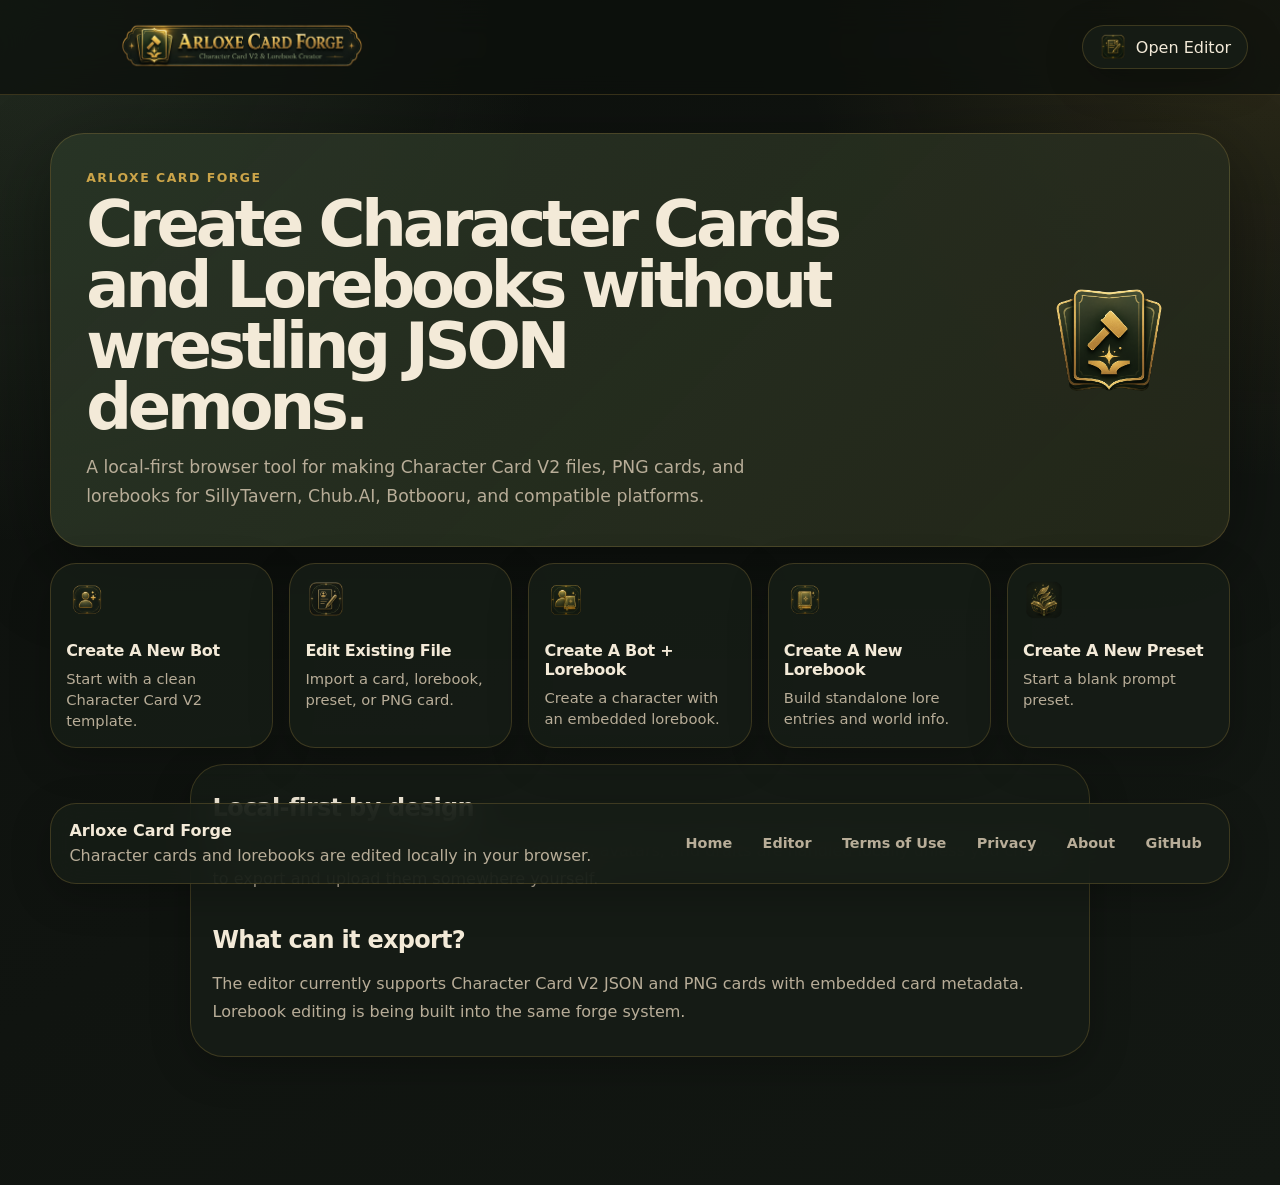
<file: index.html>
<!DOCTYPE html>
<html lang="en" data-theme="dark">
<head>
  <meta charset="UTF-8" />
  <meta name="viewport" content="width=device-width, initial-scale=1.0" />

  <title>Arloxe Card Forge</title>

  <link rel="icon" type="image/png" href="assets/favicon.png" />

  <link rel="stylesheet" href="css/base.css" />
  <link rel="stylesheet" href="css/layout.css" />
  <link rel="stylesheet" href="css/components.css" />
  <link rel="stylesheet" href="css/editor.css" />
  <link rel="stylesheet" href="css/avatar.css" />
  <link rel="stylesheet" href="css/pages.css" />
  <link rel="stylesheet" href="css/footer.css" />
</head>

<body>
  <div class="app-shell">
    <div data-partial="partials/index-header.html"></div>

    <main class="main-content">
      <section class="hero-card">
        <div class="hero-copy">
          <p class="eyebrow">Arloxe Card Forge</p>
          <h2>Create Character Cards and Lorebooks without wrestling JSON demons.</h2>
          <p>
            A local-first browser tool for making Character Card V2 files,
            PNG cards, and lorebooks for SillyTavern, Chub.AI, Botbooru,
            and compatible platforms.
          </p>
        </div>

        <div class="hero-badge hero-image-badge">
        <img src="assets/main_icon.png" alt="Arloxe Card Forge icon" />
        </div>
      </section>

      <section class="action-grid hub-grid" aria-label="Forge options">
        <a class="action-card hub-card" href="editor.html#new-bot">
          <span class="card-icon ui-icon ui-icon-user" aria-hidden="true"></span>
          <h3>Create A New Bot</h3>
          <p>Start with a clean Character Card V2 template.</p>
        </a>

        <a class="action-card hub-card" href="editor.html#edit-file">
          <span class="card-icon ui-icon ui-icon-edit-existing" aria-hidden="true"></span>
          <h3>Edit Existing File</h3>
          <p>Import a card, lorebook, preset, or PNG card.</p>
        </a>

        <a class="action-card hub-card" href="editor.html#new-bot-lorebook">
          <span class="card-icon ui-icon ui-icon-combined" aria-hidden="true"></span>
          <h3>Create A Bot + Lorebook</h3>
          <p>Create a character with an embedded lorebook.</p>
        </a>

        <a class="action-card hub-card" href="editor.html#new-lorebook">
          <span class="card-icon ui-icon ui-icon-book" aria-hidden="true"></span>
          <h3>Create A New Lorebook</h3>
          <p>Build standalone lore entries and world info.</p>
        </a>

        <a class="action-card hub-card" href="editor.html#new-template">
          <span class="card-icon ui-icon ui-icon-preset" aria-hidden="true"></span>
          <h3>Create A New Preset</h3>
          <p>Start a blank prompt preset.</p>
        </a>
      </section>

      <section class="panel readable-page hub-info">
        <h2>Local-first by design</h2>
        <p>
          The forge runs in your browser. Imported cards, avatars, and drafts are handled
          locally unless you choose to export and upload them somewhere yourself.
        </p>

        <h2>What can it export?</h2>
        <p>
          The editor currently supports Character Card V2 JSON and PNG cards with embedded
          card metadata. Lorebook editing is being built into the same forge system.
        </p>
      </section>
    </main>

    <div data-partial="partials/footer.html"></div>
  </div>

  <script type="module" src="js/staticPage.js"></script>
</body>
</html>
</file>
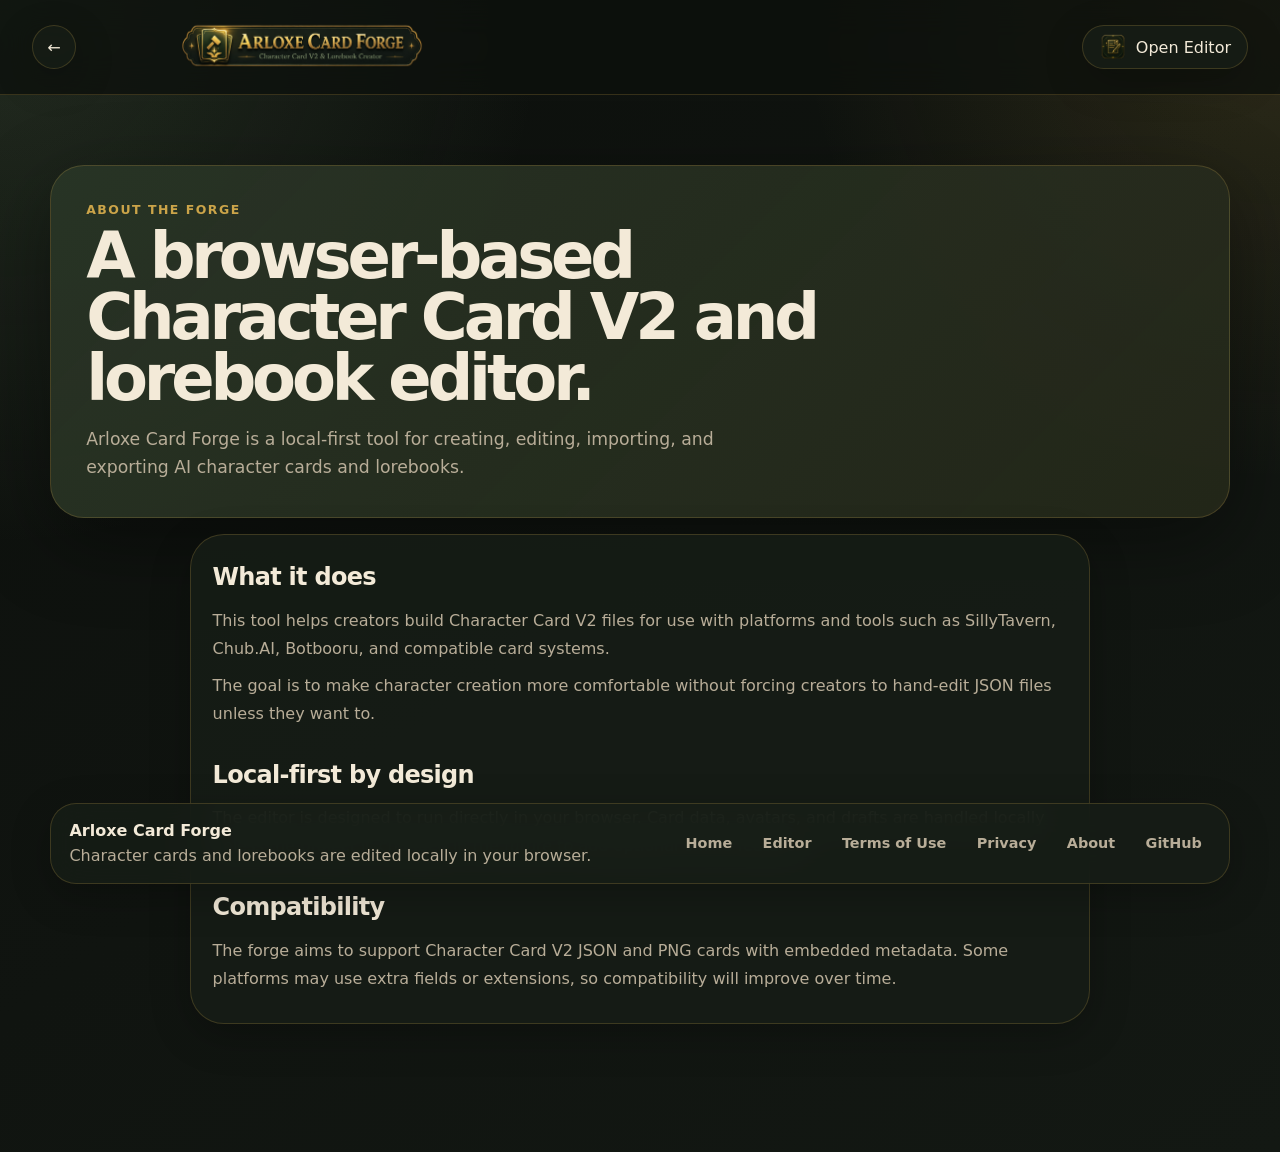
<file: about.html>
<!DOCTYPE html>
<html lang="en" data-theme="dark">
<head>
  <meta charset="UTF-8" />
  <meta name="viewport" content="width=device-width, initial-scale=1.0" />

  <title>About | Arloxe Card Forge</title>

  <link rel="icon" type="image/png" href="assets/favicon.png" />

  <link rel="stylesheet" href="css/base.css" />
  <link rel="stylesheet" href="css/layout.css" />
  <link rel="stylesheet" href="css/components.css" />
  <link rel="stylesheet" href="css/editor.css" />
  <link rel="stylesheet" href="css/avatar.css" />
  <link rel="stylesheet" href="css/pages.css" />
  <link rel="stylesheet" href="css/footer.css" />
</head>

<body>
  <div class="app-shell">
    <div data-partial="partials/app-header.html"></div>

    <main class="main-content">
      <section class="hero-card simple-page-card">
        <div class="hero-copy">
          <p class="eyebrow">About the forge</p>
          <h2>A browser-based Character Card V2 and lorebook editor.</h2>
          <p>
            Arloxe Card Forge is a local-first tool for creating, editing, importing,
            and exporting AI character cards and lorebooks.
          </p>
        </div>
      </section>

      <section class="panel readable-page">
        <h2>What it does</h2>
        <p>
          This tool helps creators build Character Card V2 files for use with platforms
          and tools such as SillyTavern, Chub.AI, Botbooru, and compatible card systems.
        </p>

        <p>
          The goal is to make character creation more comfortable without forcing creators
          to hand-edit JSON files unless they want to.
        </p>

        <h2>Local-first by design</h2>
        <p>
          The editor is designed to run directly in your browser. Card data, avatars,
          and drafts are handled locally unless the project is changed in the future to
          add optional online features.
        </p>

        <h2>Compatibility</h2>
        <p>
          The forge aims to support Character Card V2 JSON and PNG cards with embedded
          metadata. Some platforms may use extra fields or extensions, so compatibility
          will improve over time.
        </p>
      </section>
      <div data-partial="partials/footer.html"></div>
    </main>

  </div>

 <script type="module" src="js/staticPage.js"></script>  

</body>
</html>
</file>
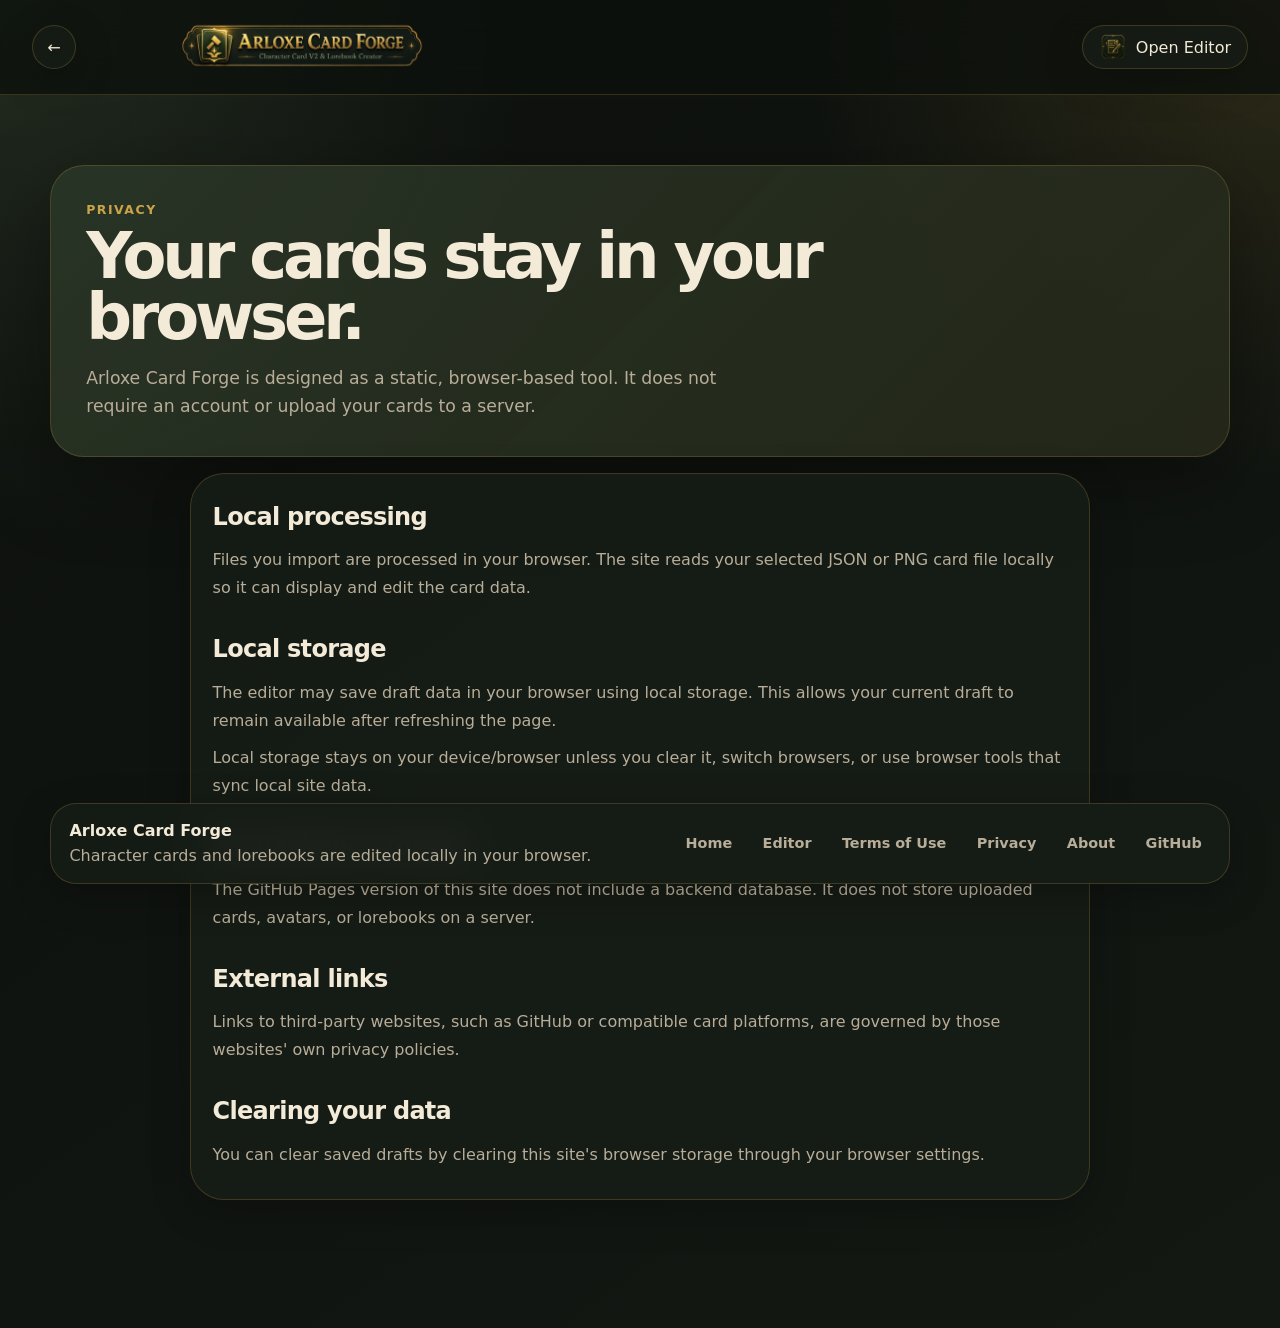
<file: privacy.html>
<!DOCTYPE html>
<html lang="en" data-theme="dark">
<head>
  <meta charset="UTF-8" />
  <meta name="viewport" content="width=device-width, initial-scale=1.0" />

  <title>Privacy | Arloxe Card Forge</title>

  <link rel="icon" type="image/png" href="assets/favicon.png" />

  <link rel="stylesheet" href="css/base.css" />
  <link rel="stylesheet" href="css/layout.css" />
  <link rel="stylesheet" href="css/components.css" />
  <link rel="stylesheet" href="css/editor.css" />
  <link rel="stylesheet" href="css/avatar.css" />
  <link rel="stylesheet" href="css/pages.css" />
  <link rel="stylesheet" href="css/footer.css" />
</head>

<body>
  <div class="app-shell">
    <div data-partial="partials/app-header.html"></div>

    <main class="main-content">
      <section class="hero-card simple-page-card">
        <div class="hero-copy">
          <p class="eyebrow">Privacy</p>
          <h2>Your cards stay in your browser.</h2>
          <p>
            Arloxe Card Forge is designed as a static, browser-based tool. It does not
            require an account or upload your cards to a server.
          </p>
        </div>
      </section>

      <section class="panel readable-page">
        <h2>Local processing</h2>
        <p>
          Files you import are processed in your browser. The site reads your selected
          JSON or PNG card file locally so it can display and edit the card data.
        </p>

        <h2>Local storage</h2>
        <p>
          The editor may save draft data in your browser using local storage. This allows
          your current draft to remain available after refreshing the page.
        </p>

        <p>
          Local storage stays on your device/browser unless you clear it, switch browsers,
          or use browser tools that sync local site data.
        </p>

        <h2>No backend storage</h2>
        <p>
          The GitHub Pages version of this site does not include a backend database.
          It does not store uploaded cards, avatars, or lorebooks on a server.
        </p>

        <h2>External links</h2>
        <p>
          Links to third-party websites, such as GitHub or compatible card platforms,
          are governed by those websites' own privacy policies.
        </p>

        <h2>Clearing your data</h2>
        <p>
          You can clear saved drafts by clearing this site's browser storage through your
          browser settings.
        </p>
      </section>
      <div data-partial="partials/footer.html"></div>
    </main>

  </div>

 <script type="module" src="js/staticPage.js"></script>

</body>
</html>
</file>
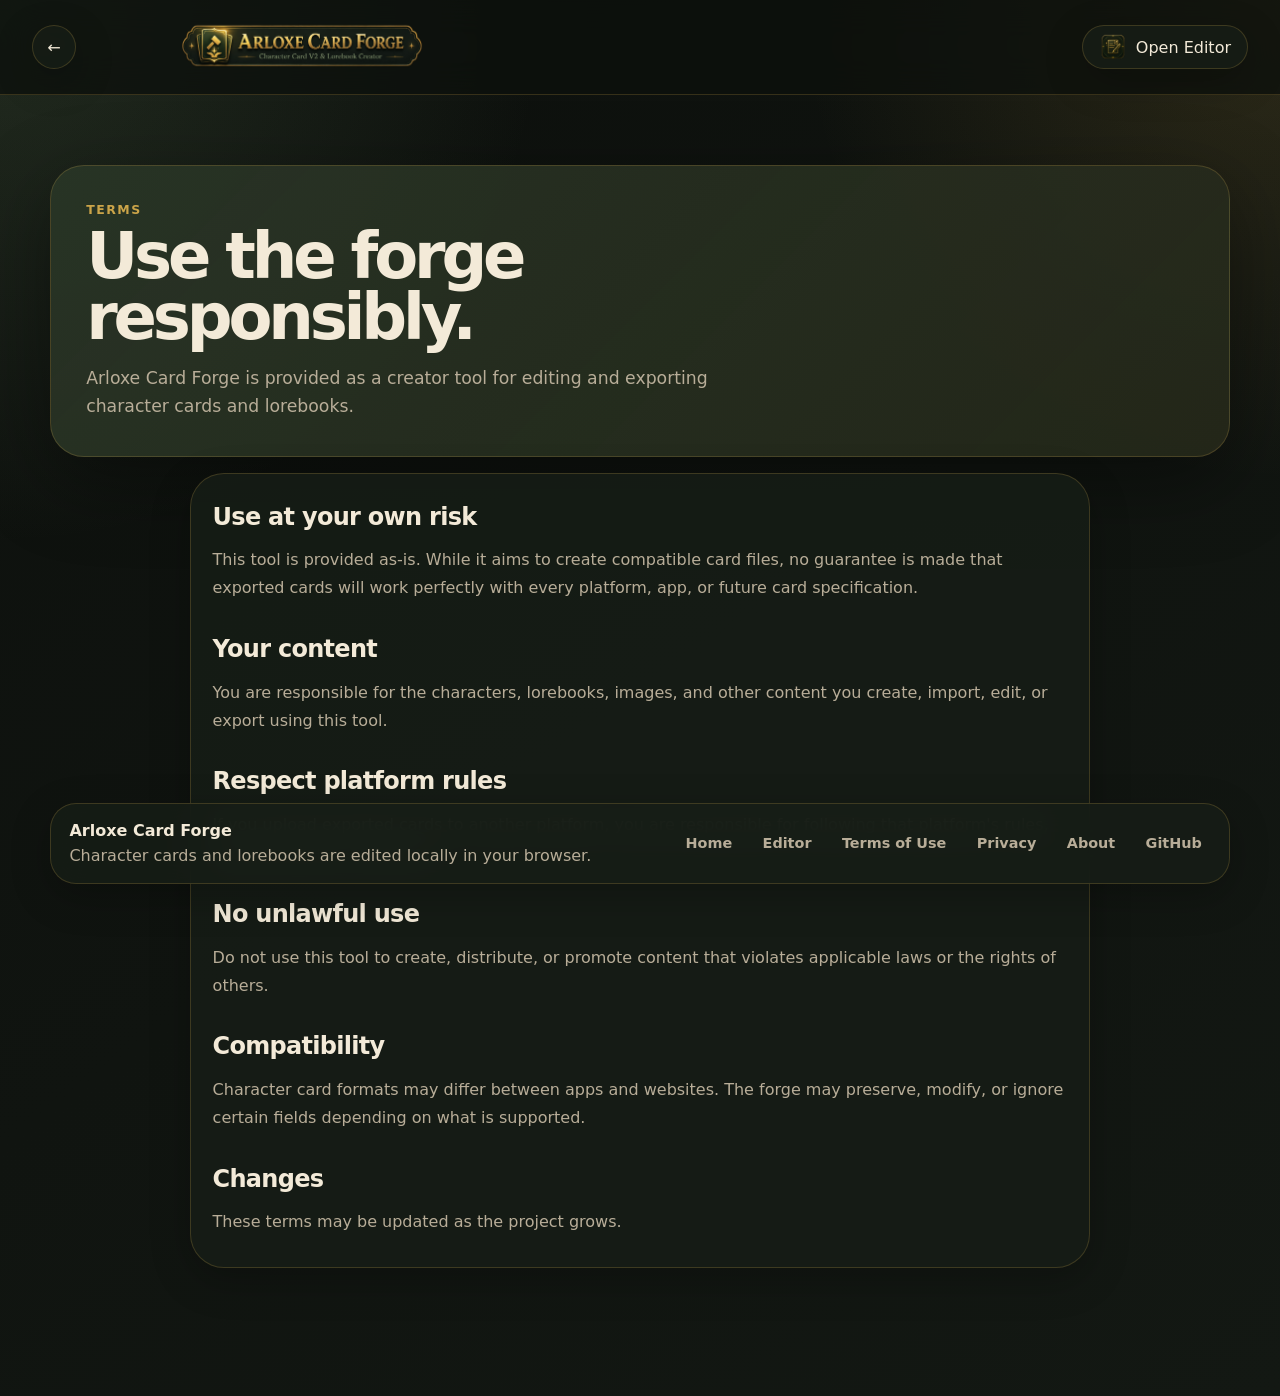
<file: terms.html>
<!DOCTYPE html>
<html lang="en" data-theme="dark">
<head>
  <meta charset="UTF-8" />
  <meta name="viewport" content="width=device-width, initial-scale=1.0" />

  <title>Terms of Use | Arloxe Card Forge</title>

  <link rel="icon" type="image/png" href="assets/favicon.png" />

  <link rel="stylesheet" href="css/base.css" />
  <link rel="stylesheet" href="css/layout.css" />
  <link rel="stylesheet" href="css/components.css" />
  <link rel="stylesheet" href="css/editor.css" />
  <link rel="stylesheet" href="css/avatar.css" />
  <link rel="stylesheet" href="css/pages.css" />
  <link rel="stylesheet" href="css/footer.css" />
</head>

<body>
  <div class="app-shell">
    <div data-partial="partials/app-header.html"></div>

    <main class="main-content">
      <section class="hero-card simple-page-card">
        <div class="hero-copy">
          <p class="eyebrow">Terms</p>
          <h2>Use the forge responsibly.</h2>
          <p>
            Arloxe Card Forge is provided as a creator tool for editing and exporting
            character cards and lorebooks.
          </p>
        </div>
      </section>

      <section class="panel readable-page">
        <h2>Use at your own risk</h2>
        <p>
          This tool is provided as-is. While it aims to create compatible card files,
          no guarantee is made that exported cards will work perfectly with every platform,
          app, or future card specification.
        </p>

        <h2>Your content</h2>
        <p>
          You are responsible for the characters, lorebooks, images, and other content
          you create, import, edit, or export using this tool.
        </p>

        <h2>Respect platform rules</h2>
        <p>
          If you upload exported cards to another platform, you are responsible for
          following that platform's rules, content policies, and terms.
        </p>

        <h2>No unlawful use</h2>
        <p>
          Do not use this tool to create, distribute, or promote content that violates
          applicable laws or the rights of others.
        </p>

        <h2>Compatibility</h2>
        <p>
          Character card formats may differ between apps and websites. The forge may
          preserve, modify, or ignore certain fields depending on what is supported.
        </p>

        <h2>Changes</h2>
        <p>
          These terms may be updated as the project grows.
        </p>
      </section>
      <div data-partial="partials/footer.html"></div>
    </main>

  </div>

 <script type="module" src="js/staticPage.js"></script>

</body>
</html>
</file>
<file: css/base.css>
/* ================================
   Base Theme
================================ */

:root {
  color-scheme: dark;

  --bg: #0d100d;
  --bg-soft: #131813;
  --bg-softer: #1a211a;

  --panel: rgba(22, 29, 22, 0.88);
  --panel-strong: rgba(28, 36, 27, 0.96);
  --panel-border: rgba(203, 164, 73, 0.22);

  --text: #f3ead8;
  --text-muted: #b8ad98;
  --text-soft: #8f8878;

  --accent: #cba449;
  --accent-soft: rgba(203, 164, 73, 0.16);
  --accent-strong: #e1bd65;

  --green: #6f8f63;
  --green-soft: rgba(111, 143, 99, 0.18);
  --green-strong: #9fbe8d;

  --danger: #d06a6a;

  --shadow: 0 24px 80px rgba(0, 0, 0, 0.38);
  --shadow-soft: 0 12px 40px rgba(0, 0, 0, 0.24);

  --radius-sm: 12px;
  --radius-md: 18px;
  --radius-lg: 26px;
  --radius-xl: 34px;

  --transition-fast: 160ms ease;
  --transition: 240ms ease;

  --sidebar-width: 340px;
}

html[data-theme="light"] {
  color-scheme: light;

  --bg: #f6f1e7;
  --bg-soft: #eee6d7;
  --bg-softer: #e3d8c3;

  --panel: rgba(255, 250, 239, 0.9);
  --panel-strong: rgba(255, 251, 243, 0.98);
  --panel-border: rgba(128, 95, 34, 0.22);

  --text: #262219;
  --text-muted: #6e6657;
  --text-soft: #8e826e;

  --accent: #9b742d;
  --accent-soft: rgba(155, 116, 45, 0.14);
  --accent-strong: #6f4f18;

  --green: #58734d;
  --green-soft: rgba(88, 115, 77, 0.16);
  --green-strong: #425f37;

  --shadow: 0 22px 70px rgba(72, 55, 25, 0.16);
  --shadow-soft: 0 12px 34px rgba(72, 55, 25, 0.12);
}

/* ================================
   Accent Variants
================================ */

html[data-accent="forest-gold"] {
  --accent: #cba449;
  --accent-soft: rgba(203, 164, 73, 0.16);
  --accent-strong: #e1bd65;

  --green: #6f8f63;
  --green-soft: rgba(111, 143, 99, 0.18);
  --green-strong: #9fbe8d;
}

html[data-accent="deep-green"] {
  --accent: #7fa36f;
  --accent-soft: rgba(127, 163, 111, 0.17);
  --accent-strong: #a8cf94;

  --green: #4f7350;
  --green-soft: rgba(79, 115, 80, 0.22);
  --green-strong: #8fbd8e;
}

html[data-accent="soft-gold"] {
  --accent: #d4b66d;
  --accent-soft: rgba(212, 182, 109, 0.17);
  --accent-strong: #f0d58a;

  --green: #7e875d;
  --green-soft: rgba(126, 135, 93, 0.2);
  --green-strong: #adb879;
}

/* ================================
   Reset
================================ */

* {
  box-sizing: border-box;
}

html {
  min-height: 100%;
  background: var(--bg);
}

body {
  min-height: 100vh;
  margin: 0;
  font-family:
    Inter,
    ui-sans-serif,
    system-ui,
    -apple-system,
    BlinkMacSystemFont,
    "Segoe UI",
    sans-serif;
  color: var(--text);
  background:
    radial-gradient(circle at top left, rgba(111, 143, 99, 0.22), transparent 34rem),
    radial-gradient(circle at top right, rgba(203, 164, 73, 0.16), transparent 30rem),
    linear-gradient(145deg, var(--bg), var(--bg-soft));
}

button,
input,
select,
textarea {
  font: inherit;
}

button {
  border: 0;
  cursor: pointer;
}

button:focus-visible,
input:focus-visible,
select:focus-visible,
textarea:focus-visible,
a:focus-visible {
  outline: 2px solid var(--accent);
  outline-offset: 3px;
}
</file>
<file: css/layout.css>
/* ================================
   App Layout
================================ */

.app-shell {
  position: relative;
  min-height: 100vh;
  overflow-x: hidden;

  display: flex;
  flex-direction: column;
}

.main-content {
  width: min(1180px, calc(100% - 2rem));
  margin: 0 auto;
  padding: clamp(1.4rem, 3vw, 2.4rem) 0 8rem;

  flex: 1 0 auto;
}

/* ================================
   Top Bar
================================ */

.top-bar {
  position: sticky;
  top: 0;
  z-index: 50;

  display: flex;
  align-items: center;
  justify-content: space-between;
  gap: 1rem;

  min-height: 82px;
  padding: 1rem clamp(1rem, 3vw, 2rem);

  background: rgba(13, 16, 13, 0.76);
  border-bottom: 1px solid var(--panel-border);
  backdrop-filter: blur(18px);
}

html[data-theme="light"] .top-bar {
  background: rgba(246, 241, 231, 0.74);
}

.brand-area {
  display: flex;
  align-items: center;
  gap: 1rem;
}

.brand-text h1 {
  margin: 0;
  font-size: clamp(1.2rem, 2vw, 1.65rem);
  line-height: 1.1;
  letter-spacing: -0.03em;
}

.brand-text p {
  margin: 0.25rem 0 0;
  color: var(--text-muted);
  font-size: 0.92rem;
}

.top-actions {
  display: flex;
  align-items: center;
  gap: 0.75rem;
}

/* ================================
   Sidebar
================================ */

.sidebar-overlay {
  position: fixed;
  inset: 0;
  z-index: 80;

  pointer-events: none;
  opacity: 0;
  background: rgba(0, 0, 0, 0.45);
  backdrop-filter: blur(2px);

  transition: opacity var(--transition);
}

.sidebar-overlay.is-open {
  pointer-events: auto;
  opacity: 1;
}

.sidebar {
  position: fixed;
  top: 0;
  left: 0;
  z-index: 90;

  display: flex;
  flex-direction: column;

  width: min(var(--sidebar-width), calc(100vw - 1.25rem));
  height: 100vh;
  padding: 1.1rem;

  background:
    linear-gradient(180deg, var(--panel-strong), var(--bg-soft)),
    var(--panel-strong);
  border-right: 1px solid var(--panel-border);
  box-shadow: var(--shadow);

  transform: translateX(-105%);
  transition: transform var(--transition);
}

.sidebar.is-open {
  transform: translateX(0);
}

.sidebar-header {
  display: flex;
  align-items: flex-start;
  justify-content: space-between;
  gap: 1rem;

  padding: 0.25rem 0.25rem 1rem;
  border-bottom: 1px solid var(--panel-border);
}

.sidebar-header h2 {
  margin: 0;
  font-size: 1.25rem;
}

.sidebar-header p,
.sidebar-footer p {
  margin: 0.3rem 0 0;
  color: var(--text-muted);
  font-size: 0.9rem;
}

.sidebar-nav {
  display: grid;
  gap: 0.8rem;
  padding: 1rem 0;
}

.sidebar-footer {
  margin-top: auto;
  padding: 1rem;
  background: var(--green-soft);
  border: 1px solid rgba(111, 143, 99, 0.22);
  border-radius: var(--radius-md);
}

/* ================================
   Responsive Layout
================================ */

@media (max-width: 660px) {
  .top-bar {
    align-items: flex-start;
  }

  .brand-text p {
    display: none;
  }

  .main-content {
    width: min(100% - 1rem, 1180px);
  }
}

.brand-link {
  color: inherit;
  text-decoration: none;
}

.brand-logo-link {
  display: inline-flex;
  align-items: center;
  min-width: 0;
  text-decoration: none;
}

.banner-image {
  display: block;
  width: min(420px, 52vw);
  height: auto;
  max-height: 62px;
  object-fit: contain;
}

@media (max-width: 660px) {
  .banner-image {
    width: min(280px, 62vw);
    max-height: 48px;
  }
}

.hero-image-badge {
  width: clamp(112px, 16vw, 170px);
  aspect-ratio: 1;
  overflow: hidden;
  background: none;
  border: none;
  box-shadow: none;
  padding: 0;
}

.hero-image-badge img {
  width: 100%;
  height: 100%;
  object-fit: contain;
}
</file>
<file: css/components.css>
/* ================================
   Buttons
================================ */

.icon-button,
.theme-toggle,
.primary-button,
.secondary-button,
.settings-button,
.nav-action,
.action-card {
  transition:
    transform var(--transition-fast),
    border-color var(--transition-fast),
    background var(--transition-fast),
    box-shadow var(--transition-fast),
    color var(--transition-fast),
    opacity var(--transition-fast);
}

.icon-button {
  display: inline-grid;
  place-items: center;

  width: 44px;
  height: 44px;
  flex: 0 0 auto;

  color: var(--text);
  background: var(--panel);
  border: 1px solid var(--panel-border);
  border-radius: 999px;
  box-shadow: var(--shadow-soft);
  text-decoration: none;
}

.icon-button:hover {
  transform: translateY(-1px);
  border-color: var(--accent);
  background: var(--accent-soft);
}

.theme-toggle {
  display: inline-flex;
  align-items: center;
  gap: 0.55rem;

  min-height: 44px;
  padding: 0 1rem;

  color: var(--text);
  background: var(--panel);
  border: 1px solid var(--panel-border);
  border-radius: 999px;
  box-shadow: var(--shadow-soft);
  text-decoration: none;
}

.theme-toggle:hover {
  transform: translateY(-1px);
  border-color: var(--accent);
  background: var(--accent-soft);
}

.theme-icon {
  font-size: 1.05rem;
}

.primary-button,
.secondary-button {
  min-height: 42px;
  padding: 0.72rem 1rem;
  border-radius: 999px;
  font-weight: 700;
}

.primary-button {
  color: #161208;
  background: linear-gradient(135deg, var(--accent), var(--accent-strong));
  box-shadow: 0 10px 26px rgba(203, 164, 73, 0.18);
}

.primary-button:hover {
  transform: translateY(-1px);
  box-shadow: 0 16px 36px rgba(203, 164, 73, 0.24);
}

.secondary-button {
  color: var(--text);
  background: var(--green-soft);
  border: 1px solid rgba(111, 143, 99, 0.35);
}

.secondary-button .button-icon {
  width: 1.45em;
  height: 1.45em;
  margin-right: 0.35rem;
  vertical-align: -0.45em;
}

.secondary-button:hover {
  transform: translateY(-1px);
  border-color: var(--green);
  background: rgba(111, 143, 99, 0.24);
}

.danger-button,
.danger-outline-button {
  border-color: rgba(208, 106, 106, 0.5);
}

.danger-button {
  color: #1b0d0d;
  background: linear-gradient(135deg, #d98670, var(--danger));
}

.danger-outline-button {
  color: var(--text);
  background: rgba(208, 106, 106, 0.12);
}

.danger-outline-button:hover {
  border-color: var(--danger);
  background: rgba(208, 106, 106, 0.2);
}

/* ================================
   Themed UI Icons
================================ */

.ui-icon {
  position: relative;
  display: inline-grid;
  place-items: center;

  width: 28px;
  height: 28px;
  flex: 0 0 auto;

  color: var(--accent);
  background:
    radial-gradient(circle at 34% 24%, rgba(255, 255, 255, 0.16), transparent 34%),
    var(--green-soft);
  border: 1px solid var(--panel-border);
  border-radius: 10px;
}

.ui-icon::before,
.ui-icon::after {
  content: "";
  position: absolute;
  box-sizing: border-box;
}

.ui-icon-image::before {
  width: 15px;
  height: 11px;
  border: 2px solid currentColor;
  border-radius: 3px;
}

.ui-icon-image::after {
  width: 7px;
  height: 7px;
  right: 6px;
  bottom: 6px;
  border-left: 2px solid currentColor;
  border-bottom: 2px solid currentColor;
  transform: rotate(45deg);
}

.ui-icon-user::before {
  width: 8px;
  height: 8px;
  top: 6px;
  border: 2px solid currentColor;
  border-radius: 50%;
}

.ui-icon-user::after {
  width: 16px;
  height: 9px;
  bottom: 5px;
  border: 2px solid currentColor;
  border-bottom: 0;
  border-radius: 12px 12px 0 0;
}

.ui-icon-persona::before,
.ui-icon-message::before,
.ui-icon-note::before {
  width: 15px;
  height: 15px;
  border: 2px solid currentColor;
}

.ui-icon-persona::before {
  border-radius: 50%;
}

.ui-icon-persona::after {
  width: 2px;
  height: 10px;
  background: currentColor;
  transform: rotate(45deg);
}

.ui-icon-message::before {
  border-radius: 5px;
}

.ui-icon-message::after {
  left: 8px;
  bottom: 5px;
  border-top: 6px solid currentColor;
  border-right: 6px solid transparent;
}

.ui-icon-greetings::before {
  width: 16px;
  height: 12px;
  border: 2px solid currentColor;
  border-radius: 50% 50% 42% 42%;
}

.ui-icon-greetings::after {
  width: 3px;
  height: 3px;
  background: currentColor;
  border-radius: 50%;
  box-shadow: 7px 0 0 currentColor;
}

.ui-icon-settings::before {
  width: 15px;
  height: 15px;
  border: 2px dashed currentColor;
  border-radius: 50%;
}

.ui-icon-settings::after {
  width: 5px;
  height: 5px;
  background: currentColor;
  border-radius: 50%;
}

.ui-icon-note::before {
  border-radius: 3px;
}

.ui-icon-note::after {
  width: 9px;
  height: 2px;
  background: currentColor;
  box-shadow: 0 5px 0 currentColor;
}

.ui-icon-book::before {
  width: 15px;
  height: 16px;
  border: 2px solid currentColor;
  border-left-width: 4px;
  border-radius: 3px;
}

.ui-icon-book::after {
  width: 7px;
  height: 2px;
  right: 6px;
  background: currentColor;
  box-shadow: 0 5px 0 currentColor;
}

.ui-icon-combined::before,
.ui-icon-combined::after {
  width: 10px;
  height: 10px;
  border: 2px solid currentColor;
  border-radius: 50%;
}

.ui-icon-combined::before {
  left: 5px;
  top: 6px;
}

.ui-icon-combined::after {
  right: 5px;
  bottom: 6px;
}

.ui-icon-edit::before {
  width: 15px;
  height: 3px;
  background: currentColor;
  border-radius: 999px;
  transform: rotate(-42deg);
}

.ui-icon-edit::after {
  right: 6px;
  bottom: 7px;
  border-top: 4px solid currentColor;
  border-right: 4px solid transparent;
  border-left: 4px solid transparent;
  transform: rotate(-42deg);
}

.ui-icon-upload::before {
  width: 3px;
  height: 16px;
  background: currentColor;
  border-radius: 999px;
}

.ui-icon-upload::after {
  top: 7px;
  width: 11px;
  height: 11px;
  border-top: 3px solid currentColor;
  border-left: 3px solid currentColor;
  transform: rotate(45deg);
}

.ui-icon-sun::before {
  width: 12px;
  height: 12px;
  border: 2px solid currentColor;
  border-radius: 50%;
  box-shadow:
    0 -9px 0 -5px currentColor,
    0 9px 0 -5px currentColor,
    -9px 0 0 -5px currentColor,
    9px 0 0 -5px currentColor;
}

.ui-icon-moon::before {
  width: 15px;
  height: 15px;
  border-radius: 50%;
  box-shadow: -5px 0 0 0 currentColor;
  transform: translateX(4px);
}

.ui-icon-warning::before {
  width: 0;
  height: 0;
  border-right: 8px solid transparent;
  border-bottom: 15px solid currentColor;
  border-left: 8px solid transparent;
}

.ui-icon-warning::after {
  width: 2px;
  height: 7px;
  top: 11px;
  background: var(--bg);
  box-shadow: 0 9px 0 var(--bg);
}

/* ================================
   Confirm Dialog
================================ */

.confirm-dialog[hidden] {
  display: none;
}

.confirm-dialog {
  position: fixed;
  inset: 0;
  z-index: 130;

  display: grid;
  place-items: center;
  padding: 1rem;
}

.confirm-dialog-backdrop {
  position: absolute;
  inset: 0;
  background: rgba(0, 0, 0, 0.62);
  backdrop-filter: blur(4px);
}

.confirm-dialog-panel {
  position: relative;
  z-index: 1;

  display: grid;
  grid-template-columns: auto 1fr;
  gap: 0.9rem;

  width: min(430px, 100%);
  padding: 1.15rem;

  background: var(--panel-strong);
  border: 1px solid var(--panel-border);
  border-radius: var(--radius-lg);
  box-shadow: var(--shadow);
}

.confirm-dialog-copy h3,
.confirm-dialog-copy p {
  margin: 0;
}

.confirm-dialog-copy p {
  margin-top: 0.35rem;
  color: var(--text-muted);
  line-height: 1.5;
}

.confirm-dialog-actions {
  display: flex;
  justify-content: flex-end;
  gap: 0.6rem;
  grid-column: 1 / -1;
}

/* ================================
   Sidebar Navigation Buttons
================================ */

.nav-action {
  display: flex;
  align-items: flex-start;
  gap: 0.85rem;

  width: 100%;
  padding: 0.95rem;

  color: var(--text);
  text-align: left;
  background: rgba(255, 255, 255, 0.035);
  border: 1px solid transparent;
  border-radius: var(--radius-md);
}

html[data-theme="light"] .nav-action {
  background: rgba(40, 30, 16, 0.035);
}

.nav-action:hover,
.nav-action.active {
  transform: translateX(3px);
  border-color: var(--panel-border);
  background: var(--accent-soft);
}

.nav-icon {
  display: inline-grid;
  place-items: center;

  width: 42px;
  height: 42px;
  flex: 0 0 auto;

  background: var(--green-soft);
  border-radius: 14px;
  font-size: 1.35rem;
}

.nav-action strong {
  display: block;
  margin-bottom: 0.16rem;
}

.nav-action small {
  display: block;
  color: var(--text-muted);
  line-height: 1.35;
}

/* ================================
   Hero
================================ */

.hero-card {
  display: grid;
  grid-template-columns: minmax(0, 1fr) auto;
  align-items: center;
  gap: 1.5rem;

  padding: clamp(1.35rem, 3vw, 2.2rem);

  background:
    linear-gradient(135deg, rgba(111, 143, 99, 0.2), rgba(203, 164, 73, 0.08)),
    var(--panel);
  border: 1px solid var(--panel-border);
  border-radius: var(--radius-xl);
  box-shadow: var(--shadow);
}

.eyebrow {
  margin: 0 0 0.6rem;
  color: var(--accent);
  font-size: 0.78rem;
  font-weight: 800;
  letter-spacing: 0.12em;
  text-transform: uppercase;
}

.hero-copy h2 {
  max-width: 760px;
  margin: 0;
  font-size: clamp(2rem, 5vw, 4rem);
  line-height: 0.95;
  letter-spacing: -0.065em;
}

.hero-copy p:last-child {
  max-width: 680px;
  margin: 1rem 0 0;
  color: var(--text-muted);
  font-size: clamp(1rem, 1.5vw, 1.08rem);
  line-height: 1.65;
}

.hero-badge {
  display: grid;
  place-items: center;

  width: clamp(112px, 16vw, 170px);
  aspect-ratio: 1;

  background:
    radial-gradient(circle at 35% 25%, rgba(255, 255, 255, 0.18), transparent 28%),
    linear-gradient(145deg, var(--accent), var(--green));
  border: 1px solid rgba(255, 255, 255, 0.16);
  border-radius: 34% 66% 50% 50% / 54% 34% 66% 46%;
  box-shadow:
    inset 0 0 28px rgba(255, 255, 255, 0.12),
    0 26px 60px rgba(0, 0, 0, 0.26);
}

.hero-badge span {
  display: block;
  color: #181309;
  font-size: clamp(2rem, 5vw, 4rem);
  font-weight: 950;
  letter-spacing: -0.08em;
}

.hero-badge small {
  margin-top: -1rem;
  color: rgba(24, 19, 9, 0.75);
  font-weight: 800;
}

.hero-image-badge {
  overflow: visible;
  background: none;
  border: none;
  border-radius: 0;
  box-shadow: none;
  padding: 0;
}

.hero-image-badge img {
  width: 100%;
  height: 100%;
  object-fit: contain;
}

/* ================================
   Action Cards
================================ */

.action-grid {
  display: grid;
  grid-template-columns: repeat(4, minmax(0, 1fr));
  gap: 1rem;
  margin-top: 1rem;
}

.action-card {
  min-height: 190px;
  padding: 1.1rem;

  color: var(--text);
  text-align: left;

  background: var(--panel);
  border: 1px solid var(--panel-border);
  border-radius: var(--radius-lg);
  box-shadow: var(--shadow-soft);
}

.action-card:hover {
  transform: translateY(-4px);
  border-color: var(--accent);
  background:
    linear-gradient(145deg, var(--accent-soft), transparent),
    var(--panel);
  box-shadow: var(--shadow);
}

.card-icon {
  display: inline-grid;
  place-items: center;

  width: 54px;
  height: 54px;
  margin-bottom: 1rem;

  background: var(--green-soft);
  border: 1px solid rgba(111, 143, 99, 0.2);
  border-radius: 18px;
  font-size: 1.6rem;
}

.action-card h3 {
  margin: 0;
  font-size: 1.1rem;
  letter-spacing: -0.02em;
}

.action-card p {
  margin: 0.5rem 0 0;
  color: var(--text-muted);
  line-height: 1.5;
}

.hub-grid {
  grid-template-columns: repeat(5, minmax(0, 1fr));
}

.hub-card {
  min-height: 168px;
  padding: 0.95rem;
}

.hub-card .card-icon {
  width: 42px;
  height: 42px;
}

.hub-card h3 {
  font-size: 1rem;
}

.hub-card p {
  font-size: 0.92rem;
  line-height: 1.45;
}

/* ================================
   Panels
================================ */

.panel {
  margin-top: 1rem;
  padding: clamp(1rem, 2.2vw, 1.35rem);

  background: var(--panel);
  border: 1px solid var(--panel-border);
  border-radius: var(--radius-xl);
  box-shadow: var(--shadow-soft);
}

.panel-header {
  display: flex;
  align-items: center;
  justify-content: space-between;
  gap: 1rem;

  margin-bottom: 1rem;
}

.panel-header h2 {
  margin: 0;
  font-size: clamp(1.3rem, 2vw, 1.8rem);
  letter-spacing: -0.04em;
}

.panel-actions {
  display: flex;
  align-items: center;
  gap: 0.7rem;
  flex-wrap: wrap;
}

.status-pill {
  display: inline-flex;
  align-items: center;
  justify-content: center;

  min-height: 34px;
  padding: 0.4rem 0.75rem;

  color: var(--text-muted);
  background: rgba(255, 255, 255, 0.045);
  border: 1px solid var(--panel-border);
  border-radius: 999px;
  font-size: 0.86rem;
}

html[data-theme="light"] .status-pill {
  background: rgba(40, 30, 16, 0.045);
}

/* ================================
   Drop Zone
================================ */

.drop-zone {
  display: grid;
  place-items: center;

  min-height: 260px;
  padding: 1.25rem;

  background:
    linear-gradient(135deg, var(--green-soft), transparent),
    rgba(255, 255, 255, 0.03);
  border: 1.5px dashed rgba(203, 164, 73, 0.42);
  border-radius: var(--radius-lg);

  transition:
    border-color var(--transition-fast),
    background var(--transition-fast),
    transform var(--transition-fast);
}

html[data-theme="light"] .drop-zone {
  background:
    linear-gradient(135deg, var(--green-soft), transparent),
    rgba(40, 30, 16, 0.035);
}

.drop-zone:hover,
.drop-zone.is-dragging {
  transform: translateY(-2px);
  border-color: var(--accent);
  background:
    linear-gradient(135deg, var(--accent-soft), var(--green-soft)),
    rgba(255, 255, 255, 0.045);
}

.drop-zone-content {
  max-width: 540px;
  text-align: center;
}

.drop-icon {
  display: inline-grid;
  place-items: center;

  width: 70px;
  height: 70px;
  margin-bottom: 1rem;

  background: var(--accent-soft);
  border: 1px solid var(--panel-border);
  border-radius: 24px;
  font-size: 2rem;
}

.drop-zone h3 {
  margin: 0;
  font-size: 1.35rem;
}

.drop-zone p {
  margin: 0.6rem auto 1rem;
  color: var(--text-muted);
  line-height: 1.6;
}

/* ================================
   Workspace
================================ */

.workspace-panel {
  min-height: 290px;
}

.empty-state {
  display: grid;
  place-items: center;
  min-height: 220px;
  padding: 1rem;

  text-align: center;
  background: rgba(255, 255, 255, 0.025);
  border: 1px solid rgba(255, 255, 255, 0.045);
  border-radius: var(--radius-lg);
}

html[data-theme="light"] .empty-state {
  background: rgba(40, 30, 16, 0.025);
  border-color: rgba(40, 30, 16, 0.055);
}

.empty-state span {
  font-size: 2.35rem;
}

.empty-state h3 {
  margin: 0.75rem 0 0;
  font-size: 1.25rem;
}

.empty-state p {
  max-width: 520px;
  margin: 0.45rem 0 0;
  color: var(--text-muted);
  line-height: 1.6;
}

/* ================================
   Settings
================================ */

.settings-button {
  position: fixed;
  right: 1.25rem;
  bottom: 1.25rem;
  z-index: 70;

  display: grid;
  place-items: center;

  width: 58px;
  height: 58px;

  color: #161208;
  background: linear-gradient(135deg, var(--accent), var(--green));
  border: 1px solid rgba(255, 255, 255, 0.16);
  border-radius: 999px;
  box-shadow: var(--shadow);
  font-size: 1.35rem;
}

.settings-button:hover {
  transform: translateY(-3px) rotate(12deg);
}

.settings-panel {
  position: fixed;
  right: 1rem;
  bottom: 5.35rem;
  z-index: 85;

  width: min(390px, calc(100vw - 2rem));
  padding: 1rem;

  pointer-events: none;
  opacity: 0;
  transform: translateY(14px) scale(0.98);

  background: var(--panel-strong);
  border: 1px solid var(--panel-border);
  border-radius: var(--radius-xl);
  box-shadow: var(--shadow);

  transition:
    opacity var(--transition),
    transform var(--transition);
}

.settings-panel.is-open {
  pointer-events: auto;
  opacity: 1;
  transform: translateY(0) scale(1);
}

.settings-header {
  display: flex;
  align-items: flex-start;
  justify-content: space-between;
  gap: 1rem;

  padding-bottom: 0.85rem;
  border-bottom: 1px solid var(--panel-border);
}

.settings-header h2 {
  margin: 0;
}

.settings-header p {
  margin: 0.25rem 0 0;
  color: var(--text-muted);
}

.settings-content {
  display: grid;
  gap: 0.85rem;
  padding-top: 0.85rem;
}

.setting-row {
  display: flex;
  align-items: center;
  justify-content: space-between;
  gap: 1rem;

  padding: 0.85rem;

  background: rgba(255, 255, 255, 0.035);
  border: 1px solid rgba(255, 255, 255, 0.055);
  border-radius: var(--radius-md);
}

html[data-theme="light"] .setting-row {
  background: rgba(40, 30, 16, 0.035);
  border-color: rgba(40, 30, 16, 0.055);
}

.setting-row strong,
.setting-row small {
  display: block;
}

.setting-row small {
  margin-top: 0.18rem;
  color: var(--text-muted);
}

.setting-row select {
  min-height: 40px;
  max-width: 145px;
  padding: 0.45rem 0.65rem;

  color: var(--text);
  background: var(--bg-soft);
  border: 1px solid var(--panel-border);
  border-radius: 999px;
}

.setting-row input[type="checkbox"] {
  width: 22px;
  height: 22px;
  accent-color: var(--accent);
}

/* ================================
   Responsive Components
================================ */

@media (max-width: 980px) {
  .action-grid {
    grid-template-columns: repeat(2, minmax(0, 1fr));
  }

  .hero-card {
    grid-template-columns: 1fr;
  }

  .hero-badge {
    display: none;
  }
}

@media (max-width: 660px) {
  .theme-label {
    display: none;
  }

  .theme-toggle {
    width: 44px;
    padding: 0;
    justify-content: center;
  }

  .hero-card,
  .panel {
    border-radius: 22px;
  }

  .hero-copy h2 {
    font-size: clamp(2rem, 12vw, 3rem);
  }

  .action-grid {
    grid-template-columns: 1fr;
  }

  .panel-header {
    align-items: flex-start;
    flex-direction: column;
  }

  .panel-actions {
    width: 100%;
  }

  .panel-actions button {
    flex: 1;
  }

  .settings-button {
    right: 0.9rem;
    bottom: 0.9rem;
  }

  .settings-panel {
    right: 0.5rem;
    bottom: 4.75rem;
    width: calc(100vw - 1rem);
  }
}

/* ================================
   Themed PNG icon tiles
   Arloxe's illustrated rounded-tile icons (assets/<name>_<variant>.png).
   They are self-contained tiles, so we strip the surrounding icon-box chrome
   (background/border) and hide the CSS-drawn glyph (drawn in currentColor, so
   color:transparent hides it). The tile swaps with the active accent:
     forest-gold -> _default,  soft-gold -> _gold,  deep-green -> _green
   Scoped by container so the dual-use .ui-icon-book and the gold settings
   button resolve correctly without specificity fights.
================================ */

.card-icon.ui-icon-user,
.nav-icon.ui-icon-user,
.section-title .ui-icon-user,
.card-icon.ui-icon-book,
.nav-icon.ui-icon-book,
.card-icon.ui-icon-combined,
.nav-icon.ui-icon-combined,
.card-icon.ui-icon-preset,
.nav-icon.ui-icon-preset,
.section-title .ui-icon-image,
.section-title .ui-icon-persona,
.section-title .ui-icon-message,
.section-title .ui-icon-book,
.section-title .ui-icon-preset,
.section-title .ui-icon-settings {
  color: transparent;
  background-color: transparent;
  background-repeat: no-repeat;
  background-position: center;
  background-size: contain;
  border: none;
}

/* --- Default accent (forest-gold) --- */
.card-icon.ui-icon-user,
.nav-icon.ui-icon-user,
.section-title .ui-icon-user {
  background-image: url("../assets/icons/new_character_default.png");
}
.card-icon.ui-icon-book,
.nav-icon.ui-icon-book {
  background-image: url("../assets/icons/new_lorebook_default.png");
}
.card-icon.ui-icon-combined,
.nav-icon.ui-icon-combined {
  background-image: url("../assets/icons/new_lorebook_bot_default.png");
}
.card-icon.ui-icon-preset,
.nav-icon.ui-icon-preset,
.section-title .ui-icon-preset {
  background-image: url("../assets/icons/preset_dark_default.png");
}
.section-title .ui-icon-image {
  background-image: url("../assets/icons/avatar_default.png");
}
.section-title .ui-icon-persona {
  background-image: url("../assets/icons/persona_default.png");
}
.section-title .ui-icon-message {
  background-image: url("../assets/icons/messages_default.png");
}
.section-title .ui-icon-book {
  background-image: url("../assets/icons/lorebook_default.png");
}
.section-title .ui-icon-settings {
  background-image: url("../assets/icons/settings_default.png");
}

/* --- Soft-gold accent --- */
html[data-accent="soft-gold"] .card-icon.ui-icon-user,
html[data-accent="soft-gold"] .nav-icon.ui-icon-user,
html[data-accent="soft-gold"] .section-title .ui-icon-user {
  background-image: url("../assets/icons/new_character_gold.png");
}
html[data-accent="soft-gold"] .card-icon.ui-icon-book,
html[data-accent="soft-gold"] .nav-icon.ui-icon-book {
  background-image: url("../assets/icons/new_lorebook_gold.png");
}
html[data-accent="soft-gold"] .card-icon.ui-icon-combined,
html[data-accent="soft-gold"] .nav-icon.ui-icon-combined {
  background-image: url("../assets/icons/new_lorebook_bot_gold.png");
}
html[data-accent="soft-gold"] .card-icon.ui-icon-preset,
html[data-accent="soft-gold"] .nav-icon.ui-icon-preset,
html[data-accent="soft-gold"] .section-title .ui-icon-preset {
  background-image: url("../assets/icons/preset_dark_gold.png");
}
html[data-accent="soft-gold"] .section-title .ui-icon-image {
  background-image: url("../assets/icons/avatar_gold.png");
}
html[data-accent="soft-gold"] .section-title .ui-icon-persona {
  background-image: url("../assets/icons/persona_gold.png");
}
html[data-accent="soft-gold"] .section-title .ui-icon-message {
  background-image: url("../assets/icons/messages_gold.png");
}
html[data-accent="soft-gold"] .section-title .ui-icon-book {
  background-image: url("../assets/icons/lorebook_gold.png");
}
html[data-accent="soft-gold"] .section-title .ui-icon-settings {
  background-image: url("../assets/icons/settings_gold.png");
}

/* --- Deep-green accent --- */
html[data-accent="deep-green"] .card-icon.ui-icon-user,
html[data-accent="deep-green"] .nav-icon.ui-icon-user,
html[data-accent="deep-green"] .section-title .ui-icon-user {
  background-image: url("../assets/icons/new_character_green.png");
}
html[data-accent="deep-green"] .card-icon.ui-icon-book,
html[data-accent="deep-green"] .nav-icon.ui-icon-book {
  background-image: url("../assets/icons/new_lorebook_green.png");
}
html[data-accent="deep-green"] .card-icon.ui-icon-combined,
html[data-accent="deep-green"] .nav-icon.ui-icon-combined {
  background-image: url("../assets/icons/new_lorebook_bot_green.png");
}
html[data-accent="deep-green"] .card-icon.ui-icon-preset,
html[data-accent="deep-green"] .nav-icon.ui-icon-preset,
html[data-accent="deep-green"] .section-title .ui-icon-preset {
  background-image: url("../assets/icons/preset_dark_green.png");
}
html[data-accent="deep-green"] .section-title .ui-icon-image {
  background-image: url("../assets/icons/avatar_green.png");
}
html[data-accent="deep-green"] .section-title .ui-icon-persona {
  background-image: url("../assets/icons/persona_green.png");
}
html[data-accent="deep-green"] .section-title .ui-icon-message {
  background-image: url("../assets/icons/messages_green.png");
}
html[data-accent="deep-green"] .section-title .ui-icon-book {
  background-image: url("../assets/icons/lorebook_green.png");
}
html[data-accent="deep-green"] .section-title .ui-icon-settings {
  background-image: url("../assets/icons/settings_green.png");
}

/* --- Dark/light themed additions --- */
.card-icon.ui-icon-edit-existing,
.nav-icon.ui-icon-edit-existing,
.button-icon.ui-icon-edit,
.theme-icon.ui-icon-open-editor,
.theme-icon.ui-icon-theme,
.drop-icon.ui-icon-upload,
.section-title .ui-icon-character-note,
.section-title .ui-icon-greetings,
.mini-empty-state .ui-icon-greetings,
.empty-state .ui-icon-note,
.confirm-dialog-icon .ui-icon-warning {
  color: transparent;
  background-color: transparent;
  background-repeat: no-repeat;
  background-position: center;
  background-size: contain;
  border: none;
}

.card-icon.ui-icon-edit-existing,
.nav-icon.ui-icon-edit-existing {
  background-image: url("../assets/icons/edit_existing_card_dark_default.png");
}
.button-icon.ui-icon-edit {
  background-image: url("../assets/icons/edit_dark_default.png");
}
.theme-icon.ui-icon-open-editor {
  background-image: url("../assets/icons/open_editor_dark_default.png");
}
.theme-icon.ui-icon-theme {
  background-image: url("../assets/icons/theme_dark_default.png");
}
.drop-icon.ui-icon-upload {
  background-image: url("../assets/icons/upload_dark_default.png");
}
.section-title .ui-icon-character-note {
  background-image: url("../assets/icons/character_note_dark_default.png");
}
.section-title .ui-icon-greetings,
.mini-empty-state .ui-icon-greetings {
  background-image: url("../assets/icons/greetings_dark_default.png");
}
.empty-state .ui-icon-note {
  background-image: url("../assets/icons/note_dark_default.png");
}
.confirm-dialog-icon .ui-icon-warning {
  background-image: url("../assets/icons/warning_dark_default.png");
}

html[data-accent="soft-gold"] .card-icon.ui-icon-edit-existing,
html[data-accent="soft-gold"] .nav-icon.ui-icon-edit-existing {
  background-image: url("../assets/icons/edit_existing_card_dark_gold.png");
}
html[data-accent="soft-gold"] .button-icon.ui-icon-edit {
  background-image: url("../assets/icons/edit_dark_gold.png");
}
html[data-accent="soft-gold"] .theme-icon.ui-icon-open-editor {
  background-image: url("../assets/icons/open_editor_dark_gold.png");
}
html[data-accent="soft-gold"] .theme-icon.ui-icon-theme {
  background-image: url("../assets/icons/theme_dark_gold.png");
}
html[data-accent="soft-gold"] .drop-icon.ui-icon-upload {
  background-image: url("../assets/icons/upload_dark_gold.png");
}
html[data-accent="soft-gold"] .section-title .ui-icon-character-note {
  background-image: url("../assets/icons/character_note_dark_gold.png");
}
html[data-accent="soft-gold"] .section-title .ui-icon-greetings,
html[data-accent="soft-gold"] .mini-empty-state .ui-icon-greetings {
  background-image: url("../assets/icons/greetings_dark_gold.png");
}
html[data-accent="soft-gold"] .empty-state .ui-icon-note {
  background-image: url("../assets/icons/note_dark_gold.png");
}
html[data-accent="soft-gold"] .confirm-dialog-icon .ui-icon-warning {
  background-image: url("../assets/icons/warning_dark_gold.png");
}

html[data-accent="deep-green"] .card-icon.ui-icon-edit-existing,
html[data-accent="deep-green"] .nav-icon.ui-icon-edit-existing {
  background-image: url("../assets/icons/edit_existing_card_dark_green.png");
}
html[data-accent="deep-green"] .button-icon.ui-icon-edit {
  background-image: url("../assets/icons/edit_dark_green.png");
}
html[data-accent="deep-green"] .theme-icon.ui-icon-open-editor {
  background-image: url("../assets/icons/open_editor_dark_green.png");
}
html[data-accent="deep-green"] .theme-icon.ui-icon-theme {
  background-image: url("../assets/icons/theme_dark_green.png");
}
html[data-accent="deep-green"] .drop-icon.ui-icon-upload {
  background-image: url("../assets/icons/upload_dark_green.png");
}
html[data-accent="deep-green"] .section-title .ui-icon-character-note {
  background-image: url("../assets/icons/character_note_dark_green.png");
}
html[data-accent="deep-green"] .section-title .ui-icon-greetings,
html[data-accent="deep-green"] .mini-empty-state .ui-icon-greetings {
  background-image: url("../assets/icons/greetings_dark_green.png");
}
html[data-accent="deep-green"] .empty-state .ui-icon-note {
  background-image: url("../assets/icons/note_dark_green.png");
}
html[data-accent="deep-green"] .confirm-dialog-icon .ui-icon-warning {
  background-image: url("../assets/icons/warning_dark_green.png");
}

html[data-theme="light"] .card-icon.ui-icon-edit-existing,
html[data-theme="light"] .nav-icon.ui-icon-edit-existing {
  background-image: url("../assets/icons/edit_existing_card_light_default.png");
}
html[data-theme="light"] .card-icon.ui-icon-preset,
html[data-theme="light"] .nav-icon.ui-icon-preset,
html[data-theme="light"] .section-title .ui-icon-preset {
  background-image: url("../assets/icons/preset_light_default.png");
}
html[data-theme="light"] .button-icon.ui-icon-edit {
  background-image: url("../assets/icons/edit_light_default.png");
}
html[data-theme="light"] .theme-icon.ui-icon-open-editor {
  background-image: url("../assets/icons/open_editor_light_default.png");
}
html[data-theme="light"] .theme-icon.ui-icon-theme {
  background-image: url("../assets/icons/theme_light_default.png");
}
html[data-theme="light"] .drop-icon.ui-icon-upload {
  background-image: url("../assets/icons/upload_light_default.png");
}
html[data-theme="light"] .section-title .ui-icon-character-note {
  background-image: url("../assets/icons/character_note_light_default.png");
}
html[data-theme="light"] .section-title .ui-icon-greetings,
html[data-theme="light"] .mini-empty-state .ui-icon-greetings {
  background-image: url("../assets/icons/greetings_light_default.png");
}
html[data-theme="light"] .empty-state .ui-icon-note {
  background-image: url("../assets/icons/note_light_default.png");
}
html[data-theme="light"] .confirm-dialog-icon .ui-icon-warning {
  background-image: url("../assets/icons/warning_light_default.png");
}

html[data-theme="light"][data-accent="soft-gold"] .card-icon.ui-icon-edit-existing,
html[data-theme="light"][data-accent="soft-gold"] .nav-icon.ui-icon-edit-existing {
  background-image: url("../assets/icons/edit_existing_card_light_gold.png");
}
html[data-theme="light"][data-accent="soft-gold"] .card-icon.ui-icon-preset,
html[data-theme="light"][data-accent="soft-gold"] .nav-icon.ui-icon-preset,
html[data-theme="light"][data-accent="soft-gold"] .section-title .ui-icon-preset {
  background-image: url("../assets/icons/preset_light_gold.png");
}
html[data-theme="light"][data-accent="soft-gold"] .button-icon.ui-icon-edit {
  background-image: url("../assets/icons/edit_light_gold.png");
}
html[data-theme="light"][data-accent="soft-gold"] .theme-icon.ui-icon-open-editor {
  background-image: url("../assets/icons/open_editor_light_gold.png");
}
html[data-theme="light"][data-accent="soft-gold"] .theme-icon.ui-icon-theme {
  background-image: url("../assets/icons/theme_light_gold.png");
}
html[data-theme="light"][data-accent="soft-gold"] .drop-icon.ui-icon-upload {
  background-image: url("../assets/icons/upload_light_gold.png");
}
html[data-theme="light"][data-accent="soft-gold"] .section-title .ui-icon-character-note {
  background-image: url("../assets/icons/character_note_light_gold.png");
}
html[data-theme="light"][data-accent="soft-gold"] .section-title .ui-icon-greetings,
html[data-theme="light"][data-accent="soft-gold"] .mini-empty-state .ui-icon-greetings {
  background-image: url("../assets/icons/greetings_light_gold.png");
}
html[data-theme="light"][data-accent="soft-gold"] .empty-state .ui-icon-note {
  background-image: url("../assets/icons/note_light_gold.png");
}
html[data-theme="light"][data-accent="soft-gold"] .confirm-dialog-icon .ui-icon-warning {
  background-image: url("../assets/icons/warning_light_gold.png");
}

html[data-theme="light"][data-accent="deep-green"] .card-icon.ui-icon-edit-existing,
html[data-theme="light"][data-accent="deep-green"] .nav-icon.ui-icon-edit-existing {
  background-image: url("../assets/icons/edit_existing_card_light_green.png");
}
html[data-theme="light"][data-accent="deep-green"] .card-icon.ui-icon-preset,
html[data-theme="light"][data-accent="deep-green"] .nav-icon.ui-icon-preset,
html[data-theme="light"][data-accent="deep-green"] .section-title .ui-icon-preset {
  background-image: url("../assets/icons/preset_light_green.png");
}
html[data-theme="light"][data-accent="deep-green"] .button-icon.ui-icon-edit {
  background-image: url("../assets/icons/edit_light_green.png");
}
html[data-theme="light"][data-accent="deep-green"] .theme-icon.ui-icon-open-editor {
  background-image: url("../assets/icons/open_editor_light_green.png");
}
html[data-theme="light"][data-accent="deep-green"] .theme-icon.ui-icon-theme {
  background-image: url("../assets/icons/theme_light_green.png");
}
html[data-theme="light"][data-accent="deep-green"] .drop-icon.ui-icon-upload {
  background-image: url("../assets/icons/upload_light_green.png");
}
html[data-theme="light"][data-accent="deep-green"] .section-title .ui-icon-character-note {
  background-image: url("../assets/icons/character_note_light_green.png");
}
html[data-theme="light"][data-accent="deep-green"] .section-title .ui-icon-greetings,
html[data-theme="light"][data-accent="deep-green"] .mini-empty-state .ui-icon-greetings {
  background-image: url("../assets/icons/greetings_light_green.png");
}
html[data-theme="light"][data-accent="deep-green"] .empty-state .ui-icon-note {
  background-image: url("../assets/icons/note_light_green.png");
}
html[data-theme="light"][data-accent="deep-green"] .confirm-dialog-icon .ui-icon-warning {
  background-image: url("../assets/icons/warning_light_green.png");
}

/* Floating bottom-right settings button: show the settings tile on the button
   itself (it's 58px; the inner glyph span is only 28px) and hide the glyph.
   Strip the gold-circle chrome so the tile stands alone. */
.settings-button {
  background-color: transparent;
  background-repeat: no-repeat;
  background-position: center;
  background-size: contain;
  border: none;
  box-shadow: none;
  background-image: url("../assets/icons/settings_default.png");
}
html[data-accent="soft-gold"] .settings-button {
  background-image: url("../assets/icons/settings_gold.png");
}
html[data-accent="deep-green"] .settings-button {
  background-image: url("../assets/icons/settings_green.png");
}
.settings-button .ui-icon-settings {
  display: none;
}

/* ================================
   Drop-zone
================================ */

.drop-zone {
  background: none;
  border-color: transparent;
}

html[data-theme="light"] .drop-zone {
  background: none;
}

.drop-zone-content {
  width: 100%;
}

.drop-zone .drop-icon {
  width: 86px;
  height: 86px;
  margin-bottom: 0.35rem;
}
</file>
<file: css/editor.css>
/* ================================
   Card Editor
================================ */

.editor-mount {
  margin-top: 1rem;
}

.editor-form {
  display: grid;
  gap: 1rem;
}

.editor-section {
  padding: 1rem;

  background:
    linear-gradient(135deg, rgba(111, 143, 99, 0.08), transparent),
    rgba(255, 255, 255, 0.025);
  border: 1px solid rgba(203, 164, 73, 0.16);
  border-radius: var(--radius-lg);
}

html[data-theme="light"] .editor-section {
  background:
    linear-gradient(135deg, rgba(88, 115, 77, 0.08), transparent),
    rgba(40, 30, 16, 0.025);
}

.section-title {
  display: flex;
  align-items: flex-start;
  gap: 0.8rem;
  margin-bottom: 1rem;
}

.section-title > span {
  display: inline-grid;
  place-items: center;

  width: 44px;
  height: 44px;
  flex: 0 0 auto;

  background: var(--green-soft);
  border: 1px solid rgba(111, 143, 99, 0.22);
  border-radius: 16px;
  font-size: 1.35rem;
}

.section-title h3 {
  margin: 0;
  font-size: 1.1rem;
  letter-spacing: -0.02em;
}

.section-title p {
  margin: 0.25rem 0 0;
  color: var(--text-muted);
  line-height: 1.5;
}

.form-grid {
  display: grid;
  gap: 0.9rem;
}

.form-grid.two-columns {
  grid-template-columns: repeat(2, minmax(0, 1fr));
}

.form-field {
  display: grid;
  gap: 0.45rem;
}

.form-field span {
  color: var(--text-muted);
  font-size: 0.88rem;
  font-weight: 800;
}

.form-field input,
.form-field textarea {
  width: 100%;
  padding: 0.8rem 0.9rem;

  color: var(--text);
  background: rgba(0, 0, 0, 0.18);
  border: 1px solid rgba(203, 164, 73, 0.18);
  border-radius: var(--radius-md);

  line-height: 1.55;
  resize: vertical;
  transition:
    border-color var(--transition-fast),
    background var(--transition-fast),
    box-shadow var(--transition-fast);
}

html[data-theme="light"] .form-field input,
html[data-theme="light"] .form-field textarea {
  background: rgba(255, 255, 255, 0.55);
}

.form-field input:hover,
.form-field textarea:hover {
  border-color: rgba(203, 164, 73, 0.36);
}

.form-field input:focus,
.form-field textarea:focus {
  border-color: var(--accent);
  background: rgba(0, 0, 0, 0.24);
  box-shadow: 0 0 0 4px rgba(203, 164, 73, 0.08);
}

html[data-theme="light"] .form-field input:focus,
html[data-theme="light"] .form-field textarea:focus {
  background: rgba(255, 255, 255, 0.85);
}

/* Native <select>: match the inputs instead of falling back to a flat OS box. */
.form-field select {
  width: 100%;
  min-height: 52px;
  padding: 0.8rem 2.4rem 0.8rem 0.9rem;

  color: var(--text);
  background-color: rgba(0, 0, 0, 0.18);
  background-image:
    linear-gradient(45deg, transparent 50%, var(--accent) 50%),
    linear-gradient(135deg, var(--accent) 50%, transparent 50%);
  background-repeat: no-repeat;
  background-position:
    calc(100% - 1.05rem) 50%,
    calc(100% - 0.75rem) 50%;
  background-size:
    0.34rem 0.34rem,
    0.34rem 0.34rem;

  border: 1px solid var(--panel-border);
  border-radius: var(--radius-md);
  box-shadow: inset 0 1px 0 rgba(255, 255, 255, 0.03);
  line-height: 1.55;
  cursor: pointer;
  outline: none;
  color-scheme: dark;

  appearance: none;
  -webkit-appearance: none;

  transition:
    border-color var(--transition-fast),
    background-color var(--transition-fast),
    box-shadow var(--transition-fast);
}

.form-field select:hover {
  border-color: var(--accent);
}

.form-field select:focus {
  border-color: var(--accent);
  background-color: rgba(0, 0, 0, 0.24);
  box-shadow: 0 0 0 4px var(--accent-soft);
}

html[data-theme="light"] .form-field select {
  background-color: rgba(255, 255, 255, 0.55);
  color-scheme: light;
}

html[data-theme="light"] .form-field select:focus {
  background-color: rgba(255, 255, 255, 0.85);
}

.form-field select option {
  color: var(--text);
  background-color: var(--bg-soft);
}

/* ================================
   Tag Chips
================================ */

.tag-chip-input {
  display: flex;
  flex-wrap: wrap;
  align-items: center;
  gap: 0.4rem;

  width: 100%;
  padding: 0.5rem 0.6rem;

  background: rgba(0, 0, 0, 0.18);
  border: 1px solid rgba(203, 164, 73, 0.18);
  border-radius: var(--radius-md);

  transition:
    border-color var(--transition-fast),
    background var(--transition-fast),
    box-shadow var(--transition-fast);
}

html[data-theme="light"] .tag-chip-input {
  background: rgba(255, 255, 255, 0.55);
}

.tag-chip-input:hover {
  border-color: rgba(203, 164, 73, 0.36);
}

.tag-chip-input:focus-within {
  border-color: var(--accent);
  background: rgba(0, 0, 0, 0.24);
  box-shadow: 0 0 0 4px rgba(203, 164, 73, 0.08);
}

html[data-theme="light"] .tag-chip-input:focus-within {
  background: rgba(255, 255, 255, 0.85);
}

/* Let the chips flow as flex items directly inside the container. */
.tag-chip-list {
  display: contents;
}

.tag-chip {
  display: inline-flex;
  align-items: center;
  gap: 0.3rem;

  padding: 0.25rem 0.3rem 0.25rem 0.65rem;

  color: var(--text);
  background: var(--accent-soft);
  border: 1px solid var(--panel-border);
  border-radius: 999px;

  font-size: 0.86rem;
  line-height: 1.2;
}

.tag-chip-remove {
  display: inline-flex;
  align-items: center;
  justify-content: center;

  width: 18px;
  height: 18px;
  padding: 0;

  color: var(--text-muted);
  background: none;
  border-radius: 50%;
  font-size: 1rem;
  line-height: 1;

  transition:
    color var(--transition-fast),
    background var(--transition-fast);
}

.tag-chip-remove:hover {
  color: var(--text);
  background: rgba(208, 106, 106, 0.22);
}

.tag-chip-input .tag-add-input {
  flex: 1 1 140px;
  min-width: 120px;
  width: auto;

  padding: 0.3rem 0.35rem;

  color: var(--text);
  background: none;
  border: none;
  border-radius: 0;
  box-shadow: none;
}

.tag-chip-input .tag-add-input:hover,
.tag-chip-input .tag-add-input:focus {
  background: none;
  border: none;
  box-shadow: none;
}

/* ================================
   Alternate Greetings
================================ */

/* ================================
   Alternate Greetings
================================ */

.alt-greetings-list {
  display: grid;
  gap: 0.85rem;
  margin-bottom: 0.85rem;
}

.alt-greeting-item {
  padding: 0.85rem;

  background: rgba(0, 0, 0, 0.14);
  border: 1px solid rgba(203, 164, 73, 0.14);
  border-radius: var(--radius-md);
}

html[data-theme="light"] .alt-greeting-item {
  background: rgba(255, 255, 255, 0.45);
}

.alt-greeting-summary {
  display: flex;
  align-items: center;
  justify-content: space-between;
  gap: 0.75rem;

  cursor: pointer;
  list-style: none;
}

.alt-greeting-summary::-webkit-details-marker {
  display: none;
}

.alt-greeting-summary::before {
  content: "▸";
  display: inline-grid;
  place-items: center;

  width: 28px;
  height: 28px;
  flex: 0 0 auto;

  color: var(--accent);
  background: var(--accent-soft);
  border-radius: 999px;

  transition: transform var(--transition-fast);
}

.alt-greeting-item[open] .alt-greeting-summary::before {
  transform: rotate(90deg);
}

.alt-greeting-summary > div {
  display: grid;
  gap: 0.18rem;
  min-width: 0;
  flex: 1;
}

.alt-greeting-summary strong {
  color: var(--text);
}

.alt-greeting-summary small {
  overflow: hidden;
  color: var(--text-muted);
  text-overflow: ellipsis;
  white-space: nowrap;
}

.alt-greeting-item textarea {
  width: 100%;
  margin-top: 0.85rem;
  padding: 0.8rem 0.9rem;

  color: var(--text);
  background: rgba(0, 0, 0, 0.18);
  border: 1px solid rgba(203, 164, 73, 0.18);
  border-radius: var(--radius-md);

  line-height: 1.55;
  resize: vertical;
}

html[data-theme="light"] .alt-greeting-item textarea {
  background: rgba(255, 255, 255, 0.6);
}

.tiny-danger-button {
  min-height: 34px;
  padding: 0.4rem 0.7rem;

  color: #ffe4e4;
  background: rgba(208, 106, 106, 0.18);
  border: 1px solid rgba(208, 106, 106, 0.32);
  border-radius: 999px;

  font-size: 0.82rem;
  font-weight: 800;
}

html[data-theme="light"] .tiny-danger-button {
  color: #733232;
  background: rgba(208, 106, 106, 0.12);
}

.tiny-danger-button:hover {
  transform: translateY(-1px);
  background: rgba(208, 106, 106, 0.28);
}

html[data-theme="light"] .alt-greeting-item textarea {
  background: rgba(255, 255, 255, 0.6);
}

.tiny-danger-button {
  min-height: 34px;
  padding: 0.4rem 0.7rem;

  color: #ffe4e4;
  background: rgba(208, 106, 106, 0.18);
  border: 1px solid rgba(208, 106, 106, 0.32);
  border-radius: 999px;

  font-size: 0.82rem;
  font-weight: 800;
}

html[data-theme="light"] .tiny-danger-button {
  color: #733232;
  background: rgba(208, 106, 106, 0.12);
}

.tiny-danger-button:hover {
  transform: translateY(-1px);
  background: rgba(208, 106, 106, 0.28);
}

.mini-empty-state {
  display: flex;
  align-items: center;
  gap: 0.75rem;

  padding: 0.9rem;

  color: var(--text-muted);
  background: rgba(255, 255, 255, 0.025);
  border: 1px dashed rgba(203, 164, 73, 0.2);
  border-radius: var(--radius-md);
}

html[data-theme="light"] .mini-empty-state {
  background: rgba(40, 30, 16, 0.025);
}

.mini-empty-state span {
  font-size: 1.3rem;
}

.mini-empty-state p {
  margin: 0;
}

/* ================================
   Preset Editor
================================ */

.preset-toggle-grid {
  display: flex;
  flex-wrap: wrap;
  gap: 0.55rem;
  margin-top: 1rem;
}

.preset-jump-nav {
  position: fixed;
  top: 50%;
  right: 1rem;
  z-index: 20;
  transform: translateY(-50%);

  display: flex;
  flex-direction: column;
  flex-wrap: wrap;
  gap: 0.45rem;

  padding: 0.45rem;

  background: rgba(9, 18, 12, 0.82);
  border: 1px solid rgba(203, 164, 73, 0.16);
  border-radius: var(--radius-md);
  backdrop-filter: blur(14px);
}

html[data-theme="light"] .preset-jump-nav {
  background: rgba(250, 246, 235, 0.88);
}

.preset-jump-nav button,
.preset-drag-handle {
  display: inline-grid;
  place-items: center;

  color: var(--text);
  background: var(--accent-soft);
  border: 1px solid rgba(203, 164, 73, 0.22);
  border-radius: 999px;

  font-weight: 800;
  transition:
    transform var(--transition-fast),
    background var(--transition-fast),
    border-color var(--transition-fast);
}

.preset-jump-nav button {
  min-height: 34px;
  padding: 0.35rem 0.7rem;
  font-size: 0.8rem;
}

.preset-jump-nav button:hover,
.preset-drag-handle:hover {
  transform: translateY(-1px);
  background: rgba(203, 164, 73, 0.18);
  border-color: var(--accent);
}

.toggle-chip {
  display: inline-flex;
  align-items: center;
  gap: 0.45rem;

  min-height: 38px;
  padding: 0.4rem 0.7rem;

  color: var(--text);
  background: rgba(0, 0, 0, 0.16);
  border: 1px solid rgba(203, 164, 73, 0.16);
  border-radius: 999px;

  font-size: 0.86rem;
  font-weight: 800;
}

html[data-theme="light"] .toggle-chip {
  background: rgba(255, 255, 255, 0.5);
}

.toggle-chip input {
  width: 16px;
  height: 16px;
  accent-color: var(--accent);
}

.preset-prompt-title {
  align-items: center;
}

.preset-prompt-title .secondary-button {
  margin-left: auto;
}

.preset-prompt-list {
  display: grid;
  gap: 0.85rem;
}

.preset-prompt-search {
  display: grid;
  grid-template-columns: minmax(0, 1fr) auto auto;
  align-items: end;
  gap: 0.7rem;
  margin-bottom: 0.9rem;
}

.preset-prompt-search .secondary-button {
  min-height: 52px;
}

.preset-search-count {
  min-width: 110px;
  padding-bottom: 0.85rem;
  color: var(--text-muted);
  font-size: 0.84rem;
  font-weight: 800;
  text-align: right;
}

.preset-text-collapse {
  padding: 0;
}

.preset-text-collapse .form-grid {
  padding: 0 1rem 1rem;
}

.preset-section-summary {
  display: flex;
  align-items: flex-start;
  gap: 0.8rem;
  padding: 1rem;

  cursor: pointer;
  list-style: none;
}

.preset-section-summary::-webkit-details-marker {
  display: none;
}

.preset-section-summary::before {
  content: ">";
  display: inline-grid;
  place-items: center;

  width: 28px;
  height: 28px;
  flex: 0 0 auto;

  color: var(--accent);
  background: var(--accent-soft);
  border-radius: 999px;

  transition: transform var(--transition-fast);
}

.preset-text-collapse[open] .preset-section-summary::before {
  transform: rotate(90deg);
}

.preset-section-summary > span {
  display: inline-grid;
  place-items: center;

  width: 44px;
  height: 44px;
  flex: 0 0 auto;

  background: var(--green-soft);
  border: 1px solid rgba(111, 143, 99, 0.22);
  border-radius: 16px;
  font-size: 1.35rem;
}

.preset-section-summary h3 {
  margin: 0;
  font-size: 1.1rem;
}

.preset-section-summary p {
  margin: 0.25rem 0 0;
  color: var(--text-muted);
  line-height: 1.5;
}

.preset-prompt-item {
  padding: 0.85rem;

  background: rgba(0, 0, 0, 0.14);
  border: 1px solid rgba(203, 164, 73, 0.14);
  border-radius: var(--radius-md);
  transition:
    opacity var(--transition-fast),
    border-color var(--transition-fast),
    transform var(--transition-fast);
}

html[data-theme="light"] .preset-prompt-item {
  background: rgba(255, 255, 255, 0.45);
}

.preset-prompt-summary {
  display: flex;
  align-items: center;
  justify-content: space-between;
  gap: 0.75rem;

  cursor: pointer;
  list-style: none;
}

.preset-prompt-summary::-webkit-details-marker {
  display: none;
}

.preset-prompt-summary::before {
  content: ">";
  display: inline-grid;
  place-items: center;

  width: 28px;
  height: 28px;
  flex: 0 0 auto;

  color: var(--accent);
  background: var(--accent-soft);
  border-radius: 999px;

  transition: transform var(--transition-fast);
}

.preset-prompt-item[open] .preset-prompt-summary::before {
  transform: rotate(90deg);
}

.preset-prompt-item.is-dragging {
  opacity: 0.58;
  border-color: var(--accent);
  transform: scale(0.995);
  user-select: none;
}

.preset-drag-handle {
  width: 32px;
  height: 32px;
  flex: 0 0 auto;
  padding: 0;

  cursor: grab;
  font-size: 1rem;
  line-height: 1;
  touch-action: none;
  user-select: none;
}

.preset-drag-handle:active {
  cursor: grabbing;
}

.preset-prompt-info {
  display: grid;
  gap: 0.18rem;
  min-width: 0;
  flex: 1;
}

.preset-prompt-summary strong {
  color: var(--text);
}

.preset-prompt-summary small {
  overflow: hidden;
  color: var(--text-muted);
  text-overflow: ellipsis;
  white-space: nowrap;
}

.preset-prompt-actions {
  position: relative;
  display: inline-flex;
  align-items: center;
  gap: 0.45rem;
  flex: 0 0 auto;
}

.preset-menu-button {
  display: inline-grid;
  place-items: center;

  min-width: 34px;
  min-height: 34px;
  padding: 0 0.55rem;

  color: var(--text);
  background: var(--accent-soft);
  border: 1px solid rgba(203, 164, 73, 0.22);
  border-radius: 999px;

  font-size: 0.95rem;
  font-weight: 900;
  line-height: 1;
}

.preset-menu-button:hover {
  background: rgba(203, 164, 73, 0.18);
  border-color: var(--accent);
}

.preset-move-menu {
  position: absolute;
  top: calc(100% + 0.4rem);
  right: 0;
  z-index: 10;

  display: grid;
  min-width: 180px;
  padding: 0.35rem;

  background: var(--bg-soft);
  border: 1px solid rgba(203, 164, 73, 0.22);
  border-radius: var(--radius-md);
  box-shadow: var(--shadow-soft);
}

.preset-move-menu[hidden] {
  display: none;
}

.preset-move-menu.drop-up {
  top: auto;
  bottom: calc(100% + 0.4rem);
}

.preset-move-menu button {
  min-height: 34px;
  padding: 0.45rem 0.65rem;

  color: var(--text);
  background: transparent;
  border: 0;
  border-radius: var(--radius-sm);

  font-size: 0.84rem;
  font-weight: 800;
  text-align: left;
}

.preset-move-menu button:hover {
  background: var(--accent-soft);
}

.preset-prompt-body {
  display: grid;
  gap: 0.9rem;
  margin-top: 0.85rem;
}

@media (max-width: 760px) {
  .form-grid.two-columns {
    grid-template-columns: 1fr;
  }

  .preset-prompt-title {
    align-items: flex-start;
  }

  .preset-prompt-title .secondary-button {
    width: 100%;
    margin-left: 0;
  }

  .preset-jump-nav {
    position: sticky;
    top: 82px;
    right: auto;
    transform: none;
    flex-direction: row;
    justify-content: stretch;
  }

  .preset-jump-nav button {
    flex: 1 1 120px;
  }

  .preset-prompt-summary {
    align-items: flex-start;
  }

  .preset-prompt-actions {
    align-items: flex-end;
    flex-direction: column;
  }

  .preset-prompt-search {
    grid-template-columns: 1fr;
  }

  .preset-prompt-search .secondary-button {
    width: 100%;
  }

  .preset-search-count {
    min-width: 0;
    padding-bottom: 0;
    text-align: left;
  }
}

/* ================================
   Combined Workspace
================================ */

.combined-editor {
  display: grid;
  gap: 1rem;
}

.workspace-collapse {
  overflow: hidden;

  background:
    linear-gradient(135deg, rgba(111, 143, 99, 0.08), transparent),
    rgba(255, 255, 255, 0.025);
  border: 1px solid rgba(203, 164, 73, 0.16);
  border-radius: var(--radius-xl);
}

html[data-theme="light"] .workspace-collapse {
  background:
    linear-gradient(135deg, rgba(88, 115, 77, 0.08), transparent),
    rgba(40, 30, 16, 0.025);
}

.workspace-collapse-summary {
  display: flex;
  align-items: center;
  gap: 0.85rem;

  padding: 1rem;

  cursor: pointer;
  list-style: none;
}

.workspace-collapse-summary::-webkit-details-marker {
  display: none;
}

.workspace-collapse-summary::before {
  content: "▸";
  display: inline-grid;
  place-items: center;

  width: 32px;
  height: 32px;
  flex: 0 0 auto;

  color: var(--accent);
  background: var(--accent-soft);
  border-radius: 999px;

  transition: transform var(--transition-fast);
}

.workspace-collapse[open] .workspace-collapse-summary::before {
  transform: rotate(90deg);
}

.workspace-collapse-summary div {
  display: grid;
  gap: 0.2rem;
}

.workspace-collapse-summary strong {
  color: var(--text);
  font-size: 1.05rem;
}

.workspace-collapse-summary small {
  color: var(--text-muted);
}

.workspace-collapse-body {
  padding: 0 1rem 1rem;
}

.workspace-collapse-body > .editor-form {
  margin-top: 0;
}

.workspace-collapse-body .editor-section:first-child {
  margin-top: 0;
}

/* ================================
   Lorebook Cover Image
   The illustrated cover sits in a square or portrait box. Clicking it opens
   the same drag/zoom cropper used for the bot avatar; the inner <img> is
   absolutely positioned so the cropper can transform it.
================================ */

.lorebook-cover-editor {
  display: grid;
  grid-template-columns: auto minmax(0, 1fr);
  gap: 1.2rem;
  align-items: start;
}

.lorebook-cover-preview {
  position: relative;
  overflow: hidden;

  width: 200px;
  flex: 0 0 auto;

  background:
    radial-gradient(circle at 30% 20%, rgba(203, 164, 73, 0.24), transparent 38%),
    linear-gradient(135deg, var(--green-soft), rgba(0, 0, 0, 0.18));
  border: 1px solid rgba(203, 164, 73, 0.22);
  border-radius: var(--radius-lg);
  box-shadow: var(--shadow-soft);
}

.lorebook-cover-preview.lorebook-cover-portrait {
  aspect-ratio: 2 / 3;
}

.lorebook-cover-preview.lorebook-cover-square {
  aspect-ratio: 1 / 1;
}

.lorebook-cover-preview.lorebook-cover-landscape {
  aspect-ratio: 3 / 2;
  width: 280px;
}

.lorebook-cover-preview img {
  position: absolute;
  top: 0;
  left: 0;
  max-width: none;
  display: block;

  user-select: none;
  -webkit-user-drag: none;
}

.lorebook-cover-preview.is-editable {
  cursor: pointer;
}

.lorebook-cover-hint {
  position: absolute;
  inset: auto 0 0 0;
  z-index: 1;

  padding: 0.4rem 0.6rem;

  font-size: 0.78rem;
  font-weight: 750;
  text-align: center;
  color: var(--text);
  background: linear-gradient(transparent, rgba(0, 0, 0, 0.55));

  opacity: 0;
  transition: opacity var(--transition-fast);
}

.lorebook-cover-preview.is-editable:hover .lorebook-cover-hint,
.lorebook-cover-preview.is-editable:focus-visible .lorebook-cover-hint {
  opacity: 1;
}

.lorebook-cover-placeholder {
  display: grid;
  place-items: center;
  align-content: center;
  gap: 0.4rem;

  width: 100%;
  height: 100%;
  padding: 1rem;

  text-align: center;
  color: var(--text-muted);
}

.lorebook-cover-placeholder strong {
  color: var(--text);
  font-size: 1rem;
}

.lorebook-cover-placeholder small {
  max-width: 160px;
  line-height: 1.4;
}

.lorebook-cover-controls {
  display: flex;
  flex-wrap: wrap;
  align-items: center;
  gap: 0.75rem;
}

.cover-image-type-field {
  min-width: 160px;
}

@media (max-width: 760px) {
  .lorebook-cover-editor {
    grid-template-columns: 1fr;
  }

  .lorebook-cover-preview {
    width: min(100%, 240px);
    margin: 0 auto;
  }
}
</file>
<file: css/avatar.css>
/* ================================
   Avatar Editor
================================ */

.avatar-editor {
  display: grid;
  grid-template-columns: 220px minmax(0, 1fr);
  gap: 1rem;
  align-items: center;
}

.avatar-preview {
  position: relative;
  width: 220px;
  aspect-ratio: 1;

  overflow: hidden;
  background:
    radial-gradient(circle at 30% 20%, rgba(203, 164, 73, 0.24), transparent 38%),
    linear-gradient(135deg, var(--green-soft), rgba(0, 0, 0, 0.18));
  border: 1px solid rgba(203, 164, 73, 0.22);
  border-radius: var(--radius-lg);
  box-shadow: var(--shadow-soft);
}

.avatar-preview.is-portrait {
  aspect-ratio: 2 / 3;
}

.avatar-preview.is-landscape {
  aspect-ratio: 3 / 2;
  width: 280px;
}

.avatar-preview img {
  position: absolute;
  top: 0;
  left: 0;
  max-width: none;
  display: block;

  user-select: none;
  -webkit-user-drag: none;
}

.avatar-preview.is-editable {
  cursor: pointer;
}

.avatar-preview-hint {
  position: absolute;
  inset: auto 0 0 0;
  z-index: 1;

  padding: 0.4rem 0.6rem;

  font-size: 0.78rem;
  font-weight: 750;
  text-align: center;
  color: var(--text);
  background: linear-gradient(transparent, rgba(0, 0, 0, 0.55));

  opacity: 0;
  transition: opacity var(--transition-fast);
}

.avatar-preview.is-editable:hover .avatar-preview-hint,
.avatar-preview.is-editable:focus-visible .avatar-preview-hint {
  opacity: 1;
}

.avatar-placeholder {
  display: grid;
  place-items: center;
  align-content: center;
  gap: 0.35rem;

  width: 100%;
  height: 100%;
  padding: 1rem;

  text-align: center;
  color: var(--text-muted);
}

.avatar-placeholder span {
  font-size: 2.5rem;
}

.avatar-placeholder strong {
  color: var(--text);
  font-size: 1rem;
}

.avatar-placeholder small {
  max-width: 150px;
  line-height: 1.4;
}

.avatar-controls {
  display: flex;
  flex-wrap: wrap;
  align-items: center;
  gap: 0.75rem;
}

.avatar-controls p {
  width: 100%;
  margin: 0.35rem 0 0;

  color: var(--text-muted);
  line-height: 1.6;
}

.avatar-type-control {
  display: inline-grid;
  grid-template-columns: auto minmax(120px, 1fr);
  align-items: center;
  gap: 0.55rem;

  min-height: 42px;
  padding: 0.2rem 0.2rem 0.2rem 0.85rem;

  color: var(--text-muted);
  background: rgba(0, 0, 0, 0.16);
  border: 1px solid var(--panel-border);
  border-radius: 999px;
  font-size: 0.86rem;
  font-weight: 750;
}

.avatar-type-control select {
  min-height: 34px;
  padding: 0.35rem 1.95rem 0.35rem 0.8rem;

  color: var(--text);
  background-color: var(--green-soft);
  background-image:
    linear-gradient(45deg, transparent 50%, var(--accent) 50%),
    linear-gradient(135deg, var(--accent) 50%, transparent 50%);
  background-repeat: no-repeat;
  background-position:
    calc(100% - 0.9rem) 50%,
    calc(100% - 0.65rem) 50%;
  background-size:
    0.3rem 0.3rem,
    0.3rem 0.3rem;
  border: 1px solid rgba(111, 143, 99, 0.35);
  border-radius: 999px;
  outline: none;
  appearance: none;
  -webkit-appearance: none;
}

html[data-theme="light"] .avatar-type-control {
  background: rgba(255, 255, 255, 0.5);
}

@media (max-width: 760px) {
  .avatar-editor {
    grid-template-columns: 1fr;
  }

  .avatar-preview {
    width: min(100%, 320px);
  }

  .avatar-type-control {
    width: 100%;
  }
}

/* ================================
   Avatar Cropper Modal
================================ */

.avatar-cropper[hidden] {
  display: none;
}

.avatar-cropper {
  position: fixed;
  inset: 0;
  z-index: 120;

  display: flex;
  align-items: center;
  justify-content: center;
  padding: 1rem;
}

.avatar-cropper-backdrop {
  position: absolute;
  inset: 0;
  background: rgba(0, 0, 0, 0.62);
  backdrop-filter: blur(4px);
}

.avatar-cropper-dialog {
  position: relative;
  z-index: 1;

  display: flex;
  flex-direction: column;
  gap: 0.9rem;

  width: min(440px, 100%);
  padding: 1.25rem;

  background: var(--panel-strong);
  border: 1px solid var(--panel-border);
  border-radius: var(--radius-lg);
  box-shadow: var(--shadow);
}

.avatar-cropper-header {
  display: flex;
  align-items: center;
  justify-content: space-between;
  gap: 1rem;
}

.avatar-cropper-header h3 {
  margin: 0;
  font-size: 1.2rem;
}

.avatar-cropper-hint {
  margin: 0;
  color: var(--text-muted);
  font-size: 0.88rem;
  line-height: 1.5;
}

.avatar-cropper-stage {
  position: relative;
  width: min(78vw, 360px);
  aspect-ratio: 1;
  margin: 0 auto;

  overflow: hidden;
  border-radius: var(--radius-md);
  background: rgba(0, 0, 0, 0.45);
  touch-action: none;
  cursor: grab;
}

.avatar-cropper-stage:active {
  cursor: grabbing;
}

.avatar-cropper-stage img {
  position: absolute;
  top: 0;
  left: 0;
  max-width: none;
  display: block;

  user-select: none;
  -webkit-user-drag: none;
}

/* Rule-of-thirds overlay, non-interactive. */
.avatar-cropper-grid {
  position: absolute;
  inset: 0;
  pointer-events: none;

  background-image:
    linear-gradient(rgba(255, 255, 255, 0.28), rgba(255, 255, 255, 0.28)),
    linear-gradient(rgba(255, 255, 255, 0.28), rgba(255, 255, 255, 0.28)),
    linear-gradient(rgba(255, 255, 255, 0.28), rgba(255, 255, 255, 0.28)),
    linear-gradient(rgba(255, 255, 255, 0.28), rgba(255, 255, 255, 0.28));
  background-repeat: no-repeat;
  background-size:
    100% 1px,
    100% 1px,
    1px 100%,
    1px 100%;
  background-position:
    0 33.33%,
    0 66.66%,
    33.33% 0,
    66.66% 0;

  box-shadow: inset 0 0 0 1px rgba(255, 255, 255, 0.35);
}

.avatar-cropper-zoom {
  display: grid;
  grid-template-columns: auto 1fr;
  align-items: center;
  gap: 0.75rem;

  color: var(--text-muted);
  font-size: 0.88rem;
  font-weight: 750;
}

.avatar-cropper-zoom input {
  width: 100%;
  accent-color: var(--accent);
}

.avatar-cropper-actions {
  display: flex;
  align-items: center;
  justify-content: space-between;
  gap: 0.75rem;
  flex-wrap: wrap;
}

.avatar-cropper-actions-right {
  display: flex;
  align-items: center;
  gap: 0.6rem;
  margin-left: auto;
}

body.modal-open {
  overflow: hidden;
}
</file>
<file: css/pages.css>
/* ================================
   Simple Content Pages
================================ */

.simple-page-card {
  margin-top: 2rem;
}

.readable-page {
  max-width: 900px;
  margin-inline: auto;
  line-height: 1.75;
}

.readable-page h2 {
  margin: 1.6rem 0 0.5rem;
  color: var(--text);
  letter-spacing: -0.03em;
}

.readable-page h2:first-child {
  margin-top: 0;
}

.readable-page p {
  margin: 0.55rem 0;
  color: var(--text-muted);
}

.inline-link-button {
  display: inline-flex;
  align-items: center;
  justify-content: center;

  width: fit-content;
  margin-top: 1rem;
  text-decoration: none;
}

/* ================================
   Hub Page
================================ */

.hub-grid {
  margin-top: 1rem;
}

.hub-card {
  display: block;
  text-decoration: none;
}

.hub-info {
  margin-top: 1rem;
}

/* ================================
   Editor Intro
================================ */

.editor-intro {
  display: flex;
  align-items: center;
  justify-content: space-between;
  gap: 1rem;
}

.editor-intro h2 {
  margin: 0;
  font-size: clamp(1.35rem, 2.2vw, 2rem);
  letter-spacing: -0.04em;
}

.editor-intro p:last-child {
  margin: 0.35rem 0 0;
  color: var(--text-muted);
  line-height: 1.5;
}

@media (max-width: 760px) {
  .editor-intro {
    align-items: flex-start;
    flex-direction: column;
  }
}
</file>
<file: css/footer.css>
/* ================================
   Fixed Footer
================================ */

.site-footer {
  position: fixed;
  left: 50%;
  bottom: 1rem;
  z-index: 45;

  width: min(1180px, calc(100% - 2rem));
  padding: 0;

  transform: translateX(-50%);
}

.footer-inner {
  display: flex;
  align-items: center;
  justify-content: space-between;
  gap: 1rem;

  padding: 1rem 1.15rem;

  color: var(--text-muted);
  background: var(--panel);
  border: 1px solid var(--panel-border);
  border-radius: var(--radius-lg);
  box-shadow: var(--shadow-soft);
  backdrop-filter: blur(18px);
}

.footer-inner p {
  display: grid;
  gap: 0.15rem;
  margin: 0;
  line-height: 1.4;
}

.footer-inner strong {
  color: var(--text);
}

.footer-links {
  display: flex;
  align-items: center;
  gap: 0.8rem;
  flex-wrap: wrap;
}

.footer-links a {
  color: var(--text-muted);
  text-decoration: none;
  font-weight: 700;
  font-size: 0.9rem;

  padding: 0.35rem 0.55rem;
  border-radius: 999px;

  transition:
    color var(--transition-fast),
    background var(--transition-fast);
}

.footer-links a:hover {
  color: var(--text);
  background: var(--accent-soft);
}

@media (max-width: 860px) {
  .site-footer {
    position: static;
    width: min(100% - 1rem, 1180px);
    margin: 1.5rem auto 1.25rem;
    padding: 0;
    transform: none;
  }

  .footer-inner {
    align-items: flex-start;
    flex-direction: column;
    backdrop-filter: none;
  }
}
</file>
